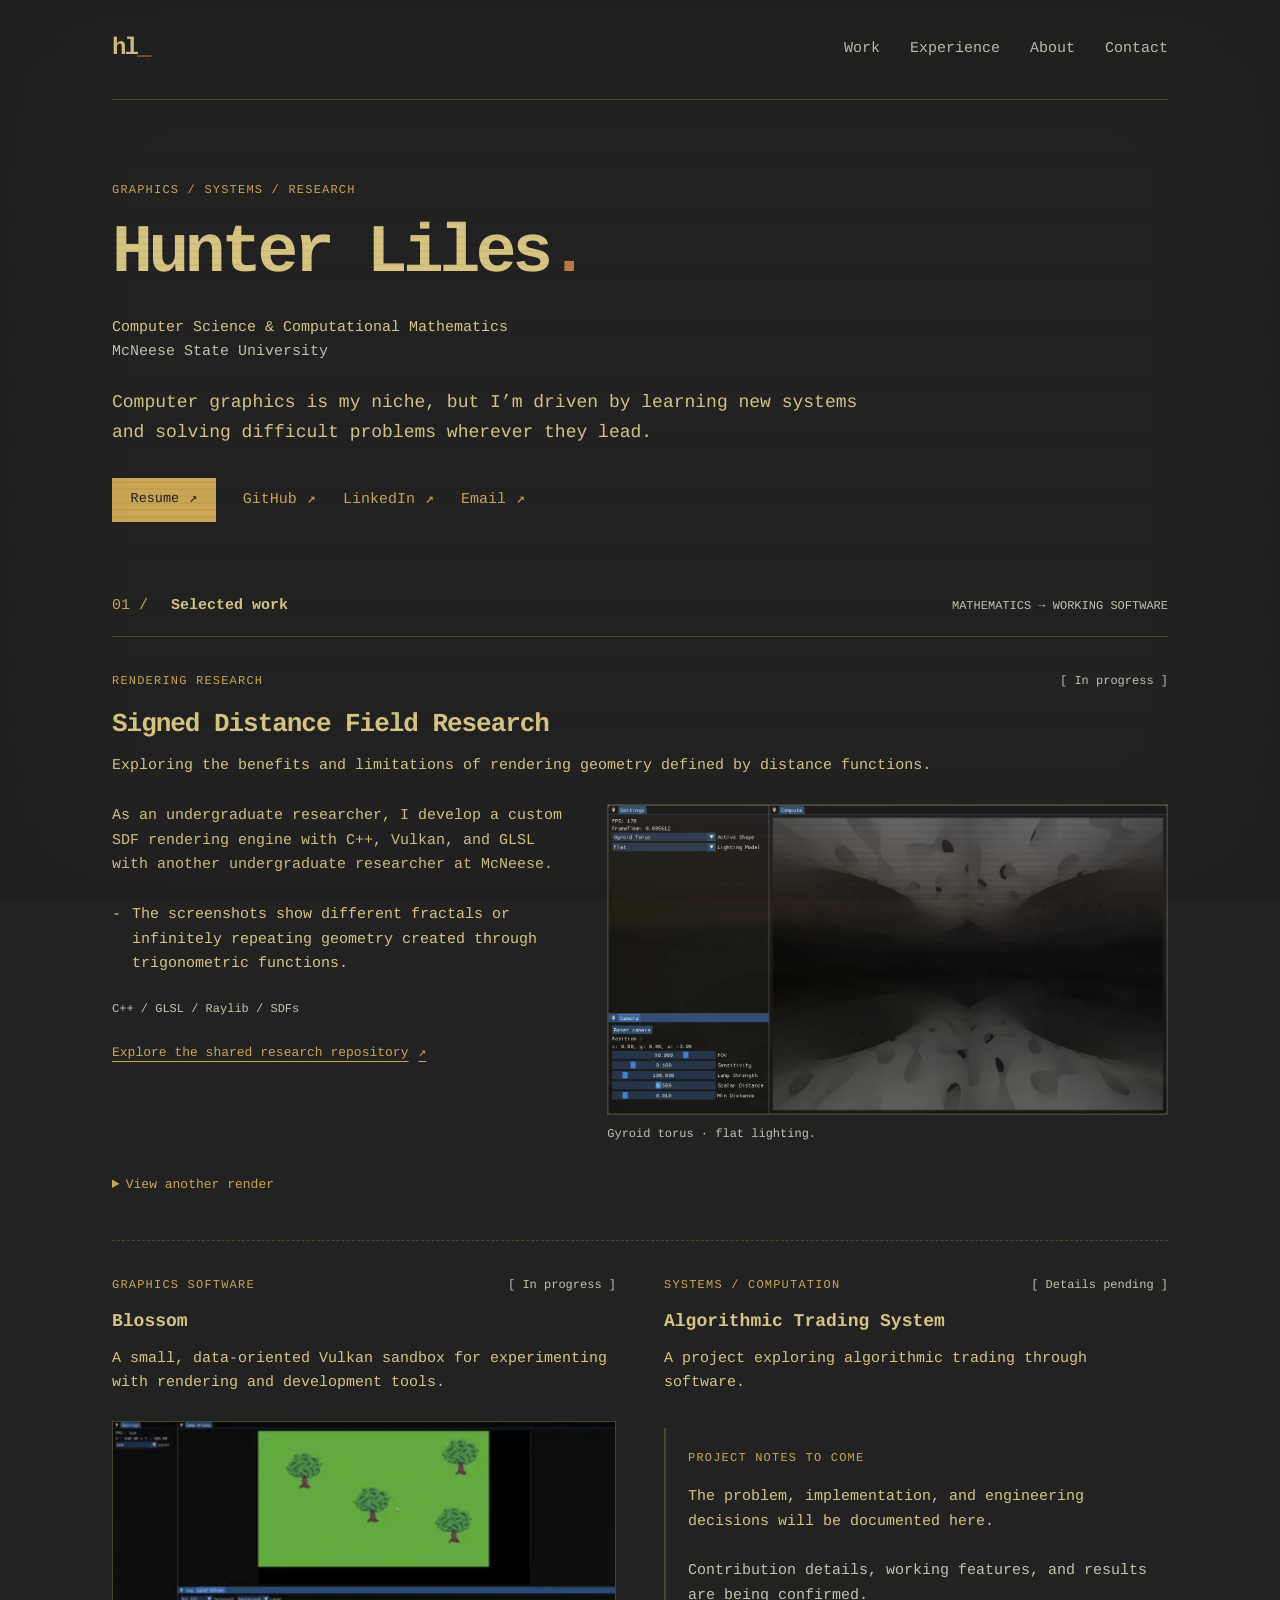
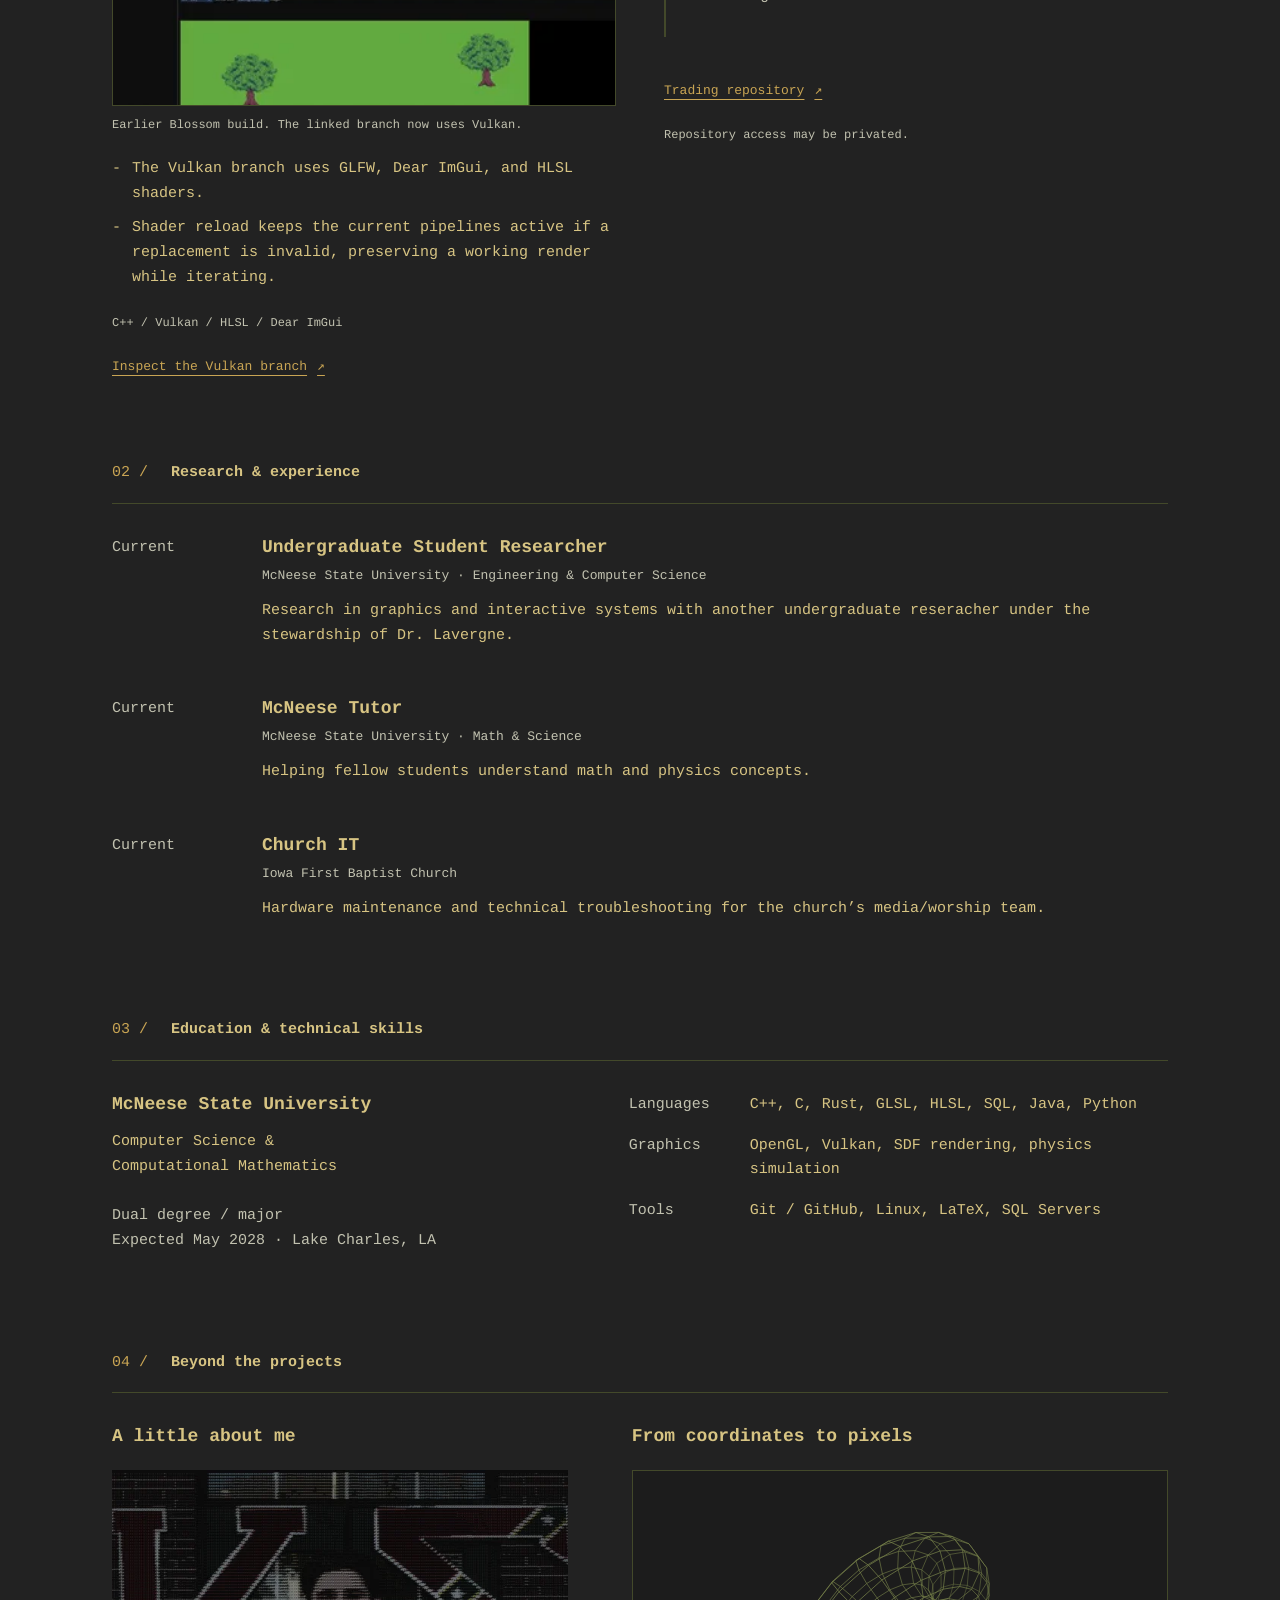
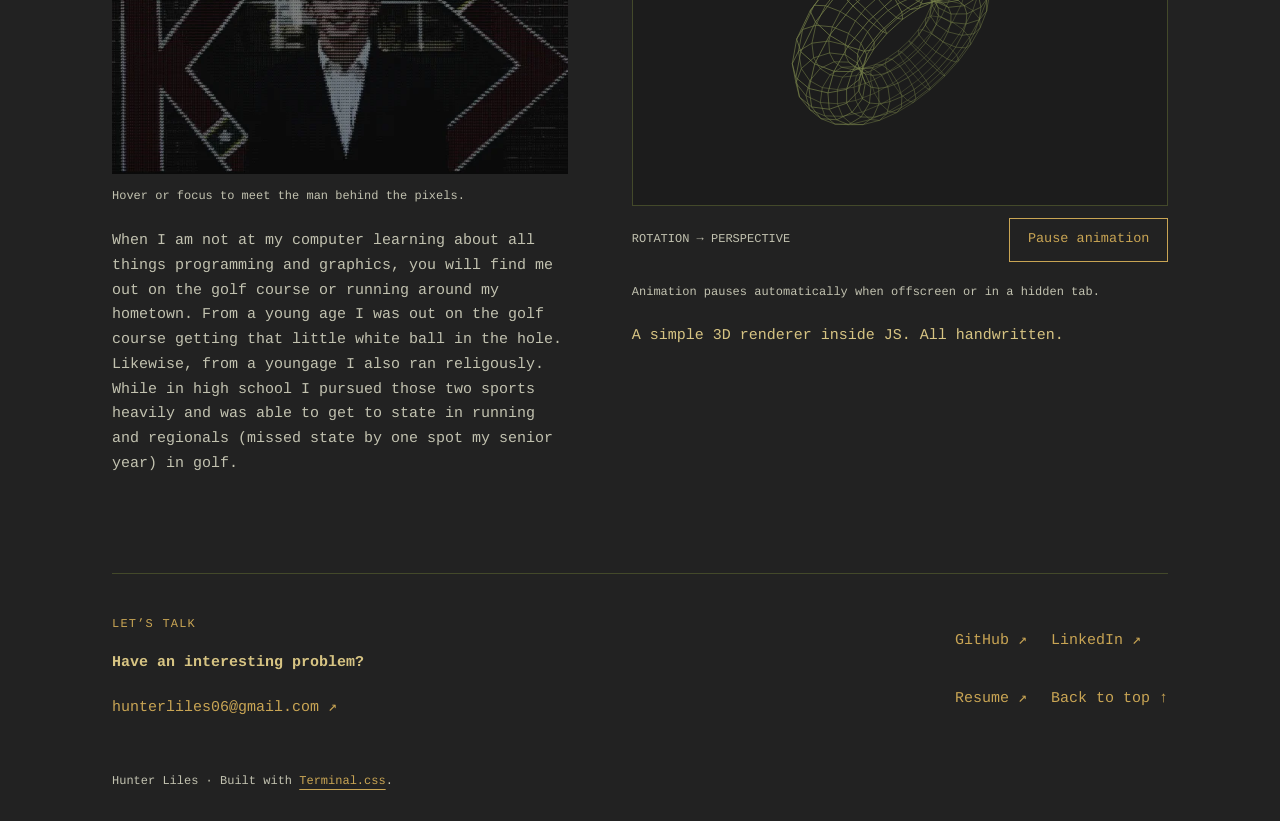
<file: index.html>
<!doctype html>
<html lang="en">
  <head>
    <meta charset="utf-8" />
    <meta name="viewport" content="width=device-width, initial-scale=1" />
    <meta name="theme-color" content="#222222" />
    <title>Hunter Liles — Graphics, Systems &amp; Research</title>
    <meta
      name="description"
      content="Hunter Liles — Computer Science and Computational Mathematics at McNeese State University. With projects in SDF rendering, graphics software, and systems."
    />
    <meta
      property="og:title"
      content="Hunter Liles — Graphics, Systems &amp; Research"
    />
    <meta
      property="og:description"
      content="Computer graphics is my niche. Curiosity takes me further. Explore my projects, research, and experience."
    />
    <meta property="og:type" content="website" />
    <!-- Add canonical, og:url and an absolute og:image URL once the domain is confirmed. -->
    <link rel="icon" href="assets/favicon.svg" type="image/svg+xml" />
    <link rel="stylesheet" href="assets/vendor/terminal-0.7.5.min.css" />
    <link rel="stylesheet" href="style.css" />
    <script src="script.js" defer></script>
  </head>
  <body class="terminal">
    <a class="skip-link" href="#main">Skip to content</a>
    <div class="container">
      <header class="terminal-nav site-header">
        <a
          class="wordmark"
          href="#top"
          aria-label="hl — Hunter Liles, back to top"
          >hl<span aria-hidden="true">_</span></a
        >
        <nav class="terminal-menu" aria-label="Main navigation">
          <ul>
            <li><a href="#work">Work</a></li>
            <li><a href="#experience">Experience</a></li>
            <li><a href="#about">About</a></li>
            <li><a href="#contact">Contact</a></li>
          </ul>
        </nav>
      </header>
      <main id="main">
        <section class="intro" id="top" aria-labelledby="identity">
          <p class="eyebrow">GRAPHICS / SYSTEMS / RESEARCH</p>
          <h1 id="identity">Hunter Liles<span class="accent">.</span></h1>
          <p class="degree">
            Computer Science &amp; Computational Mathematics<br /><span
              class="muted"
              >McNeese State University</span
            >
          </p>
          <p class="positioning">
            Computer graphics is my niche, but I’m driven by learning new
            systems and solving difficult problems wherever they lead.
          </p>
          <div class="link-row" role="group" aria-label="Professional links">
            <a
              class="btn btn-primary btn-small"
              href="assets/documents/resume.pdf"
              >Resume <span aria-hidden="true">↗</span></a
            >
            <a href="https://github.com/HunterLiles"
              >GitHub <span aria-hidden="true">↗</span></a
            >
            <a href="https://www.linkedin.com/in/hunter-liles-128145332/"
              >LinkedIn <span aria-hidden="true">↗</span></a
            >
            <a href="mailto:hunterliles06@gmail.com"
              >Email <span aria-hidden="true">↗</span></a
            >
          </div>
        </section>

        <section id="work" class="section" aria-labelledby="work-heading">
          <div class="section-heading">
            <h2 id="work-heading">
              <span class="section-index">01 /</span> Selected work
            </h2>
            <span class="muted small">MATHEMATICS → WORKING SOFTWARE</span>
          </div>
          <article class="featured" aria-labelledby="sdf-heading">
            <div class="project-heading">
              <p class="eyebrow">RENDERING RESEARCH</p>
              <span class="status">In progress</span>
            </div>
            <h3 id="sdf-heading">Signed Distance Field Research</h3>
            <p class="project-summary">
              Exploring the benefits and limitations of rendering geometry
              defined by distance functions.
            </p>
            <div class="featured-grid">
              <div>
                <p>
                  As an undergraduate researcher, I develop a custom SDF
                  rendering engine with C++, Vulkan, and GLSL with another
                  undergraduate researcher at McNeese.
                </p>
                <ul class="evidence">
                  <li>
                    The screenshots show different fractals or infinitely
                    repeating geometry created through trigonometric functions.
                  </li>
                </ul>
                <p class="technologies">C++ / GLSL / Raylib / SDFs</p>
                <a
                  class="project-link"
                  href="https://github.com/daneboyd20001/SRPLightingEngine"
                  >Explore the shared research repository
                  <span aria-hidden="true">↗</span></a
                >
              </div>
              <figure class="project-media">
                <a
                  href="assets/images/sdf-gyroid.webp"
                  aria-label="View full-size SDF gyroid screenshot"
                  ><img
                    src="assets/images/sdf-gyroid.webp"
                    width="1272"
                    height="703"
                    loading="lazy"
                    decoding="async"
                    alt="SDF engine showing a gyroid torus interior."
                /></a>
                <figcaption>Gyroid torus · flat lighting.</figcaption>
              </figure>
            </div>
            <details class="more-evidence">
              <summary>View another render</summary>
              <figure>
                <img
                  src="assets/images/sdf-surface.webp"
                  width="1273"
                  height="699"
                  loading="lazy"
                  decoding="async"
                  alt="Repeating undulating SDF surface with visible dark artifacts."
                />
                <figcaption>
                  Repeating-surface experiment. Visible artifacts are part of
                  the result.
                </figcaption>
              </figure>
            </details>
          </article>

          <div class="project-grid">
            <article aria-labelledby="blossom-heading">
              <div class="project-heading">
                <p class="eyebrow">GRAPHICS SOFTWARE</p>
                <span class="status">In progress</span>
              </div>
              <h3 id="blossom-heading">Blossom</h3>
              <p class="project-summary">
                A small, data-oriented Vulkan sandbox for experimenting with
                rendering and development tools.
              </p>
              <figure class="project-media">
                <img
                  src="assets/images/blossom.webp"
                  width="400"
                  height="225"
                  loading="lazy"
                  decoding="async"
                  alt="Earlier Blossom editor showing a two-dimensional scene of trees in two viewports."
                />
                <figcaption>
                  Earlier Blossom build. The linked branch now uses Vulkan.
                </figcaption>
              </figure>
              <ul class="evidence">
                <li>
                  The Vulkan branch uses GLFW, Dear ImGui, and HLSL shaders.
                </li>
                <li>
                  Shader reload keeps the current pipelines active if a
                  replacement is invalid, preserving a working render while
                  iterating.
                </li>
              </ul>
              <p class="technologies">C++ / Vulkan / HLSL / Dear ImGui</p>
              <a
                class="project-link"
                href="https://github.com/HunterLiles/Blossom/tree/Vulkan"
                >Inspect the Vulkan branch <span aria-hidden="true">↗</span></a
              >
            </article>
            <article aria-labelledby="trading-heading">
              <div class="project-heading">
                <p class="eyebrow">SYSTEMS / COMPUTATION</p>
                <span class="status muted">Details pending</span>
              </div>
              <h3 id="trading-heading">Algorithmic Trading System</h3>
              <p class="project-summary">
                A project exploring algorithmic trading through software.
              </p>
              <div class="draft-copy">
                <p class="eyebrow">PROJECT NOTES TO COME</p>
                <p>
                  The problem, implementation, and engineering decisions will be
                  documented here.
                </p>
                <p class="muted">
                  Contribution details, working features, and results are being
                  confirmed.
                </p>
              </div>
              <a
                class="project-link"
                href="https://github.com/HunterLiles/Trading"
                >Trading repository <span aria-hidden="true">↗</span></a
              >
              <p class="small muted availability-note">
                Repository access may be privated.
              </p>
            </article>
          </div>
        </section>

        <section
          id="experience"
          class="section"
          aria-labelledby="experience-heading"
        >
          <div class="section-heading">
            <h2 id="experience-heading">
              <span class="section-index">02 /</span> Research &amp; experience
            </h2>
          </div>
          <div class="experience-list">
            <article class="experience-row">
              <p class="muted">Current</p>
              <div>
                <h3>Undergraduate Student Researcher</h3>
                <p class="organization">
                  McNeese State University · Engineering &amp; Computer Science
                </p>
                <p>
                  Research in graphics and interactive systems with another
                  undergraduate reseracher under the stewardship of Dr.
                  Lavergne.
                </p>
              </div>
            </article>
            <article class="experience-row">
              <p class="muted">Current</p>
              <div>
                <h3>McNeese Tutor</h3>
                <p class="organization">
                  McNeese State University · Math &amp; Science
                </p>
                <p>
                  Helping fellow students understand math and physics concepts.
                </p>
              </div>
            </article>
            <article class="experience-row">
              <p class="muted">Current</p>
              <div>
                <h3>Church IT</h3>
                <p class="organization">Iowa First Baptist Church</p>
                <p>
                  Hardware maintenance and technical troubleshooting for the
                  church’s media/worship team.
                </p>
              </div>
            </article>
          </div>
        </section>

        <section class="section" aria-labelledby="education-heading">
          <div class="section-heading">
            <h2 id="education-heading">
              <span class="section-index">03 /</span> Education &amp; technical
              skills
            </h2>
          </div>
          <div class="qualifications-grid">
            <div>
              <h3>McNeese State University</h3>
              <p>Computer Science &amp;<br />Computational Mathematics</p>
              <p class="muted">
                Dual degree / major<br />Expected May 2028 · Lake Charles, LA
              </p>
            </div>
            <dl class="skills">
              <div>
                <dt>Languages</dt>
                <dd>C++, C, Rust, GLSL, HLSL, SQL, Java, Python</dd>
              </div>
              <div>
                <dt>Graphics</dt>
                <dd>OpenGL, Vulkan, SDF rendering, physics simulation</dd>
              </div>
              <div>
                <dt>Tools</dt>
                <dd>Git / GitHub, Linux, LaTeX, SQL Servers</dd>
              </div>
            </dl>
          </div>
        </section>

        <section id="about" class="section" aria-labelledby="about-heading">
          <div class="section-heading">
            <h2 id="about-heading">
              <span class="section-index">04 /</span> Beyond the projects
            </h2>
          </div>
          <div class="about-grid">
            <div>
              <h3>A little about me</h3>
              <a
                class="portrait"
                href="assets/images/headshot.webp"
                aria-label="View Hunter Liles’s photograph"
                ><img
                  class="portrait-photo"
                  src="assets/images/headshot.webp"
                  width="720"
                  height="480"
                  loading="lazy"
                  decoding="async"
                  alt="Hunter Liles" /><img
                  class="portrait-ascii"
                  src="assets/images/headshot-ascii.webp"
                  width="720"
                  height="402"
                  loading="lazy"
                  decoding="async"
                  alt=""
                  aria-hidden="true"
              /></a>
              <p class="small muted portrait-hint">
                Hover or focus to meet the man behind the pixels.
              </p>
              <p class="muted">
                When I am not at my computer learning about all things
                programming and graphics, you will find me out on the golf
                course or running around my hometown. From a young age I was out
                on the golf course getting that little white ball in the hole.
                Likewise, from a youngage I also ran religously. While in high
                school I pursued those two sports heavily and was able to get to
                state in running and regionals (missed state by one spot my
                senior year) in golf.
              </p>
            </div>
            <div class="renderer" id="renderer">
              <h3>From coordinates to pixels</h3>
              <div class="renderer-stage">
                <canvas
                  id="renderer-canvas"
                  width="560"
                  height="350"
                  aria-label="A rotating wireframe torus projected onto a two-dimensional canvas"
                  role="img"
                  hidden
                ></canvas>
              </div>
              <div class="renderer-controls">
                <span class="small muted">ROTATION → PERSPECTIVE</span
                ><button
                  id="renderer-toggle"
                  class="btn btn-ghost btn-primary btn-small"
                  type="button"
                  hidden
                >
                  Pause animation
                </button>
              </div>
              <p id="renderer-status" class="small muted" aria-live="polite"></p>
              <p>A simple 3D renderer inside JS. All handwritten.</p>
            </div>
          </div>
        </section>
      </main>
      <footer id="contact" class="site-footer">
        <div>
          <p class="eyebrow">LET’S TALK</p>
          <h2>Have an interesting problem?</h2>
          <a class="email-link" href="mailto:hunterliles06@gmail.com"
            >hunterliles06@gmail.com <span aria-hidden="true">↗</span></a
          >
        </div>
        <div class="footer-links">
          <a href="https://github.com/HunterLiles">GitHub ↗</a
          ><a href="https://www.linkedin.com/in/hunter-liles-128145332/"
            >LinkedIn ↗</a
          ><a href="assets/documents/resume.pdf">Resume ↗</a
          ><a href="#top">Back to top ↑</a>
        </div>
        <p class="small muted footer-note">
          Hunter Liles · Built with
          <a href="https://terminalcss.xyz/">Terminal.css</a>.
        </p>
      </footer>
    </div>
  </body>
</html>
</file>
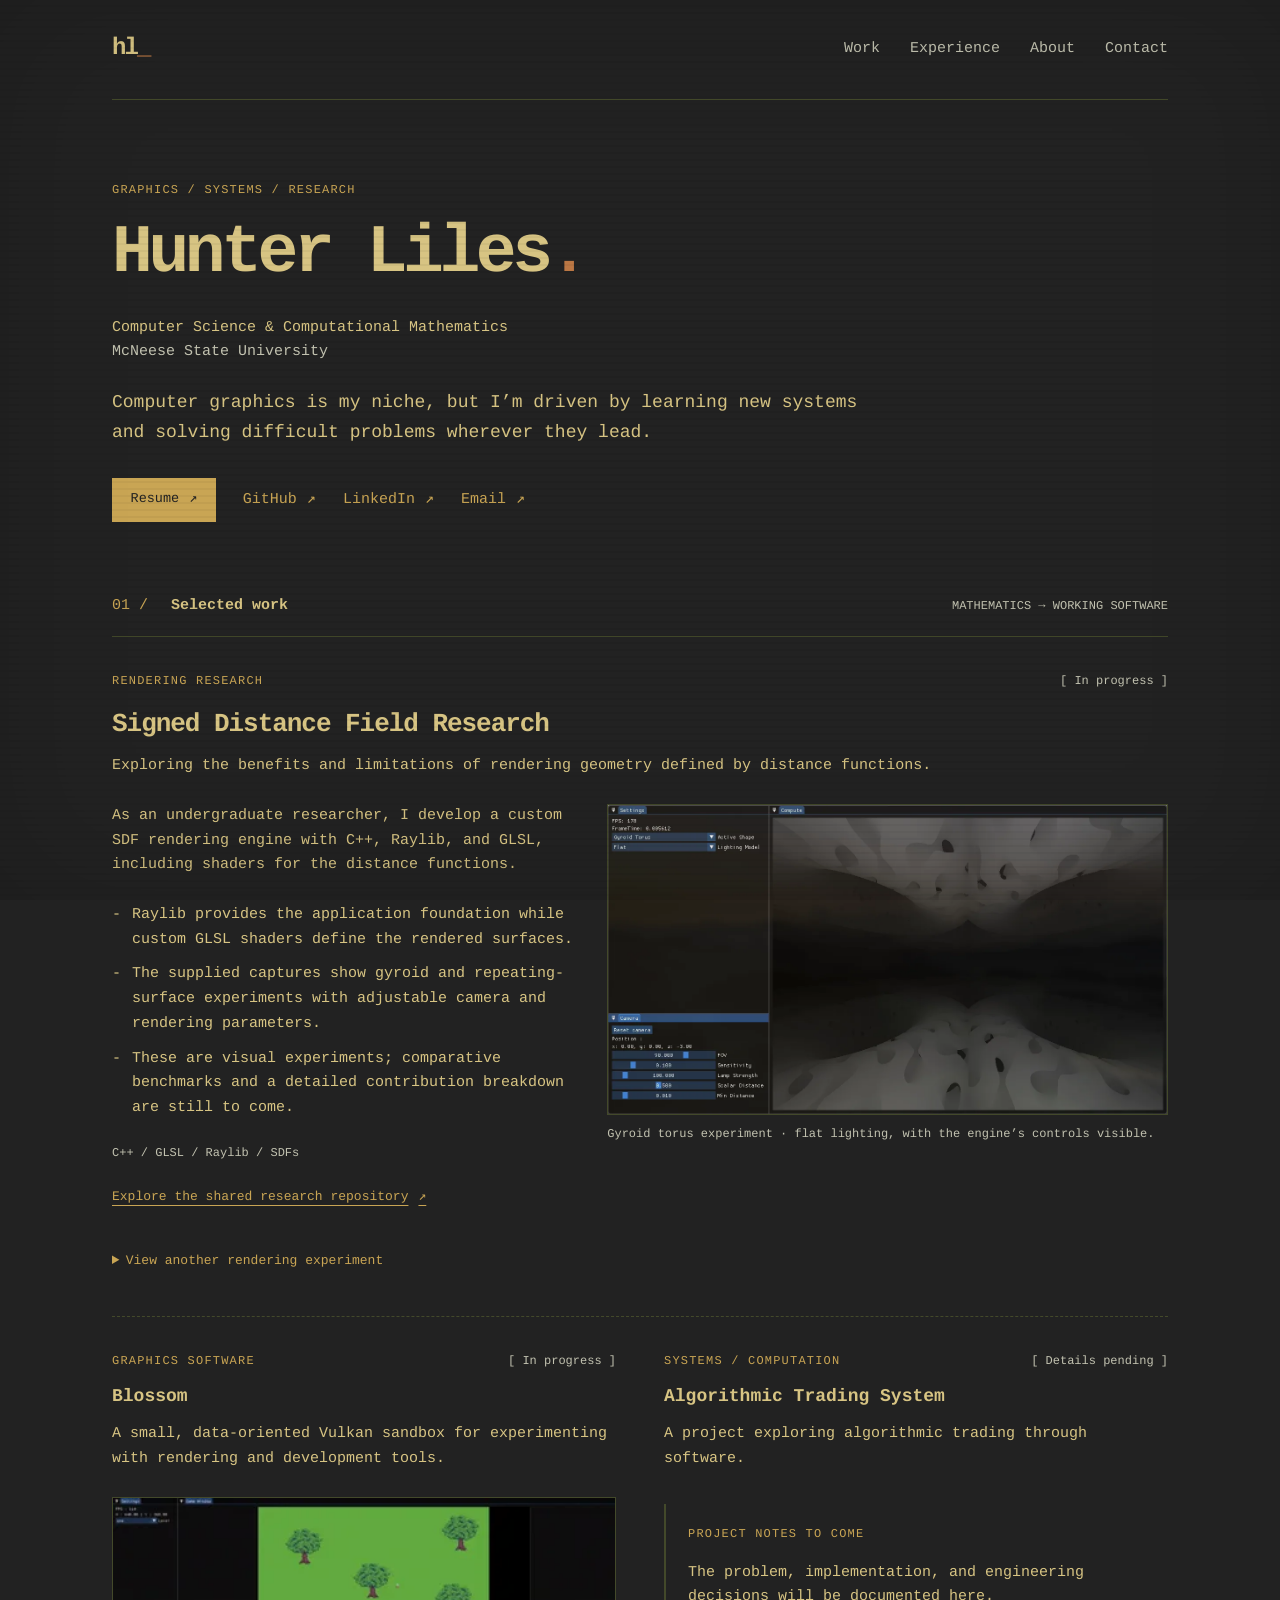
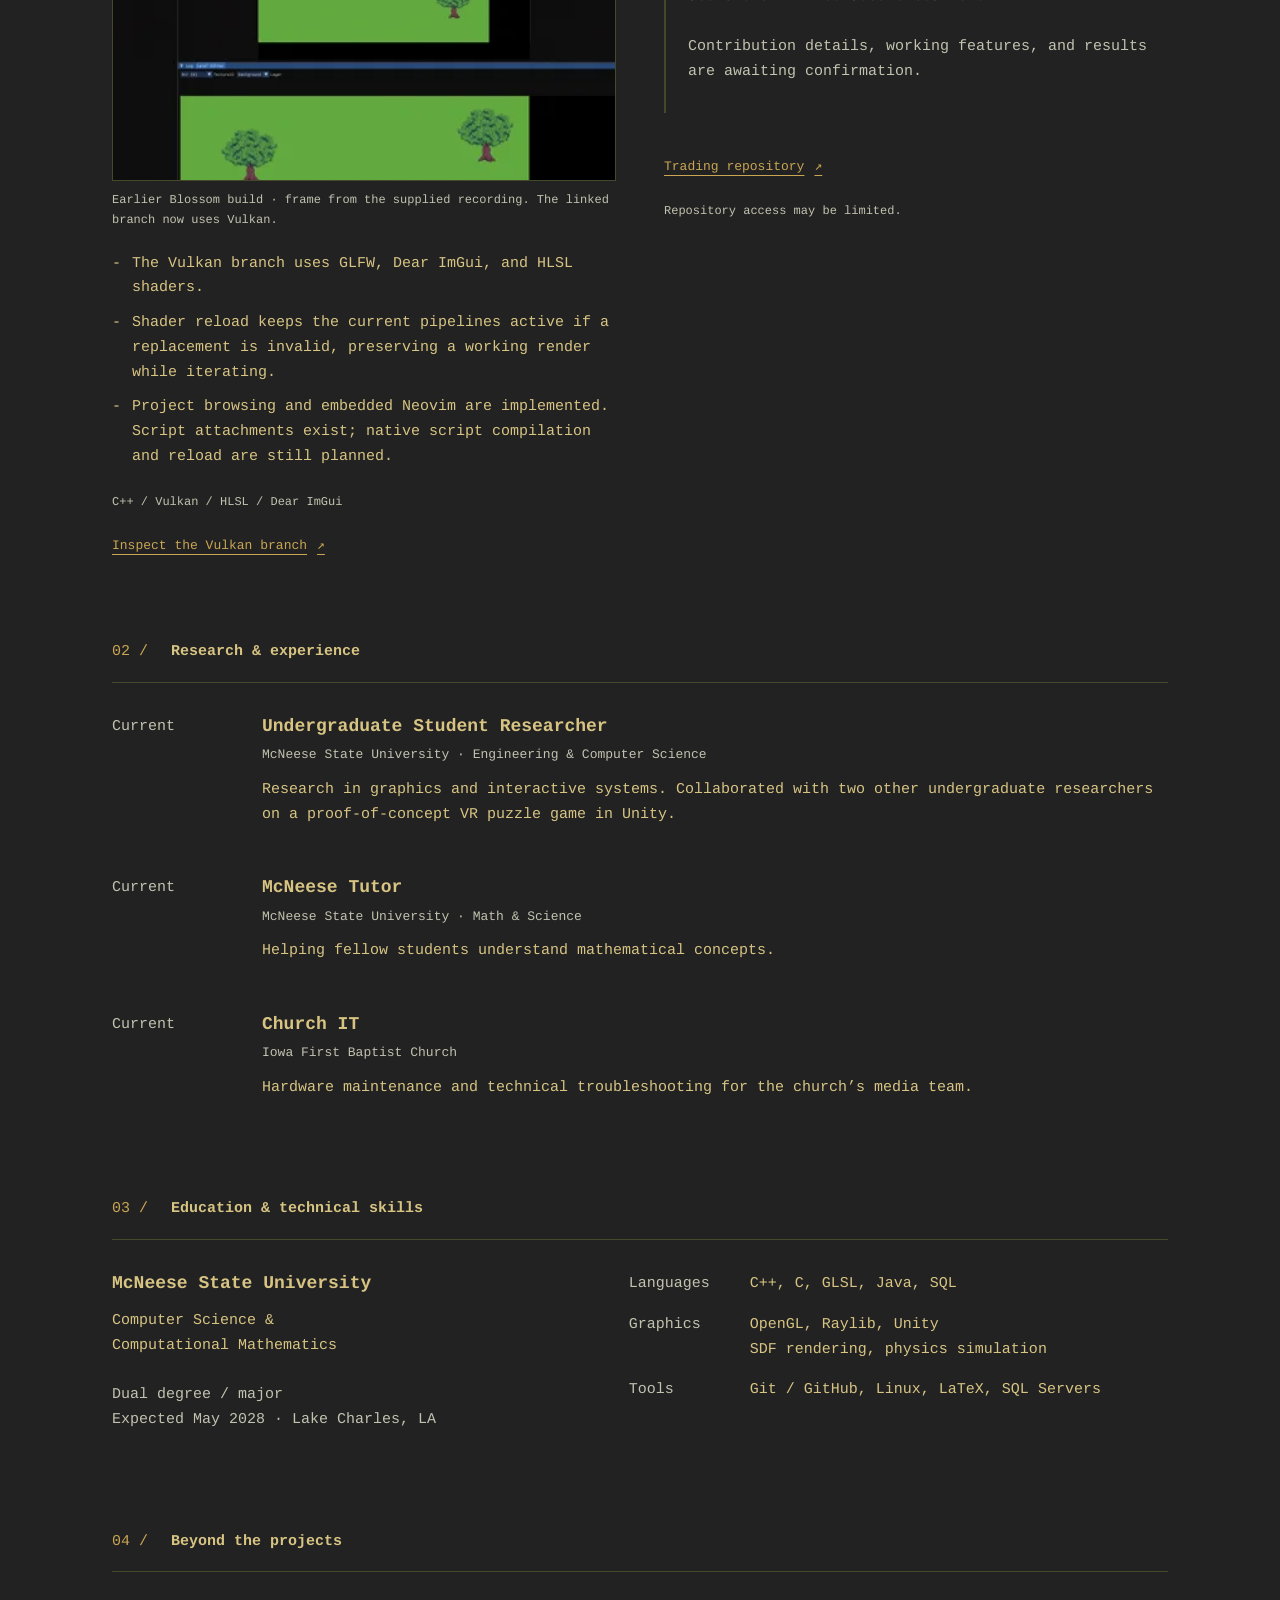
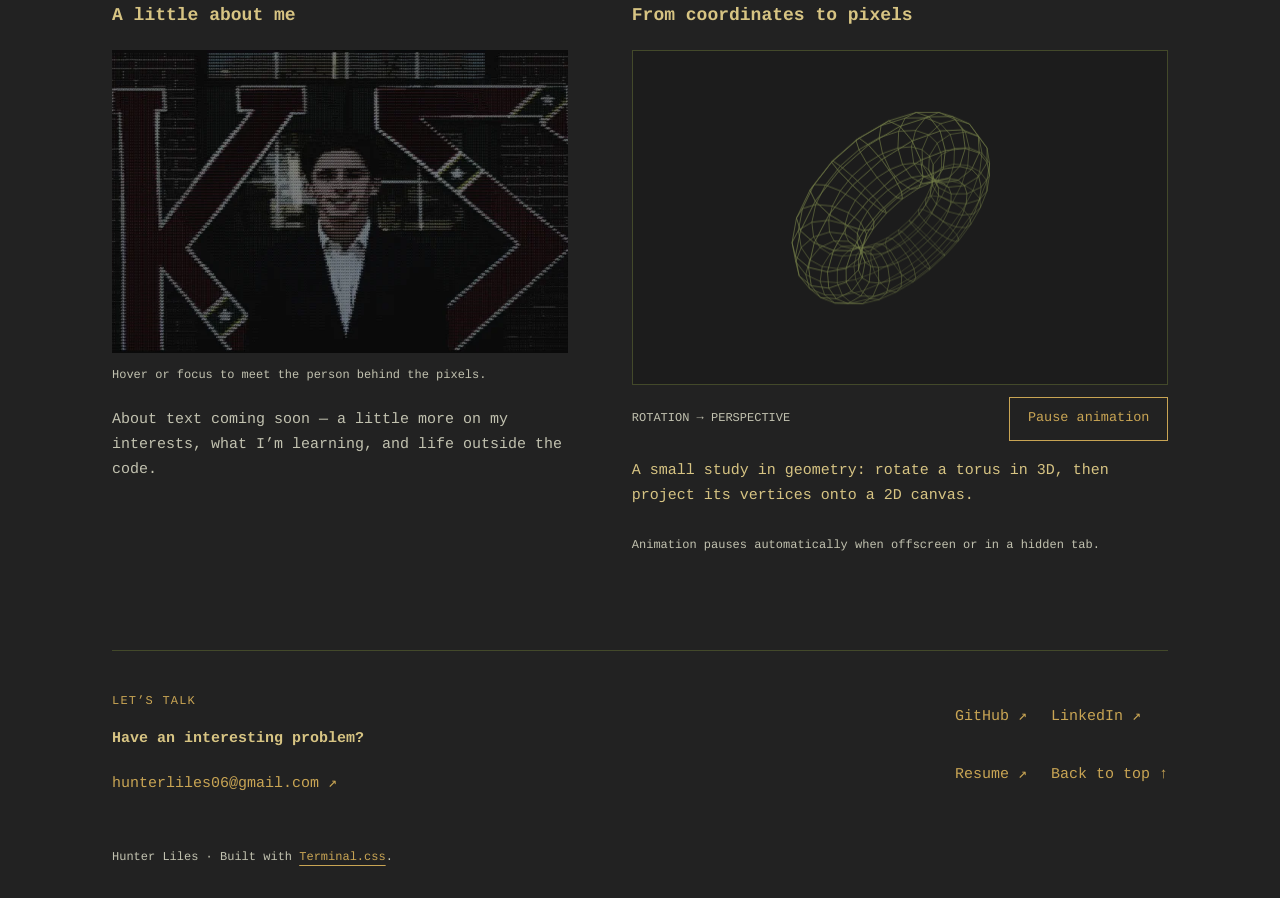
<file: public/index.html>
<!doctype html>
<html lang="en">
  <head>
    <meta charset="utf-8" />
    <meta name="viewport" content="width=device-width, initial-scale=1" />
    <meta name="theme-color" content="#222222" />
    <title>Hunter Liles — Graphics, Systems &amp; Research</title>
    <meta
      name="description"
      content="Hunter Liles — Computer Science and Computational Mathematics at McNeese State University. Selected work in SDF rendering, graphics software, and systems."
    />
    <meta
      property="og:title"
      content="Hunter Liles — Graphics, Systems &amp; Research"
    />
    <meta
      property="og:description"
      content="Computer graphics is my niche. Curiosity takes me further. Explore my projects, research, and experience."
    />
    <meta property="og:type" content="website" />
    <!-- Add canonical, og:url and an absolute og:image URL once the domain is confirmed. -->
    <link rel="icon" href="assets/favicon.svg" type="image/svg+xml" />
    <link rel="stylesheet" href="assets/vendor/terminal-0.7.5.min.css" />
    <link rel="stylesheet" href="style.css" />
    <script src="script.js" defer></script>
  </head>
  <body class="terminal">
    <a class="skip-link" href="#main">Skip to content</a>
    <div class="container">
      <header class="terminal-nav site-header">
        <a
          class="wordmark"
          href="#top"
          aria-label="hl — Hunter Liles, back to top"
          >hl<span aria-hidden="true">_</span></a
        >
        <nav class="terminal-menu" aria-label="Main navigation">
          <ul>
            <li><a href="#work">Work</a></li>
            <li><a href="#experience">Experience</a></li>
            <li><a href="#about">About</a></li>
            <li><a href="#contact">Contact</a></li>
          </ul>
        </nav>
      </header>
      <main id="main">
        <section class="intro" id="top" aria-labelledby="identity">
          <p class="eyebrow">GRAPHICS / SYSTEMS / RESEARCH</p>
          <h1 id="identity">Hunter Liles<span class="accent">.</span></h1>
          <p class="degree">
            Computer Science &amp; Computational Mathematics<br /><span
              class="muted"
              >McNeese State University</span
            >
          </p>
          <p class="positioning">
            Computer graphics is my niche, but I’m driven by learning new
            systems and solving difficult problems wherever they lead.
          </p>
          <div class="link-row" role="group" aria-label="Professional links">
            <a
              class="btn btn-primary btn-small"
              href="assets/documents/resume.pdf"
              >Resume <span aria-hidden="true">↗</span></a
            >
            <a href="https://github.com/HunterLiles"
              >GitHub <span aria-hidden="true">↗</span></a
            >
            <a href="https://www.linkedin.com/in/hunter-liles-128145332/"
              >LinkedIn <span aria-hidden="true">↗</span></a
            >
            <a href="mailto:hunterliles06@gmail.com"
              >Email <span aria-hidden="true">↗</span></a
            >
          </div>
        </section>

        <section id="work" class="section" aria-labelledby="work-heading">
          <div class="section-heading">
            <h2 id="work-heading">
              <span class="section-index">01 /</span> Selected work
            </h2>
            <span class="muted small">MATHEMATICS → WORKING SOFTWARE</span>
          </div>
          <article class="featured" aria-labelledby="sdf-heading">
            <div class="project-heading">
              <p class="eyebrow">RENDERING RESEARCH</p>
              <span class="status">In progress</span>
            </div>
            <h3 id="sdf-heading">Signed Distance Field Research</h3>
            <p class="project-summary">
              Exploring the benefits and limitations of rendering geometry
              defined by distance functions.
            </p>
            <div class="featured-grid">
              <div>
                <p>
                  As an undergraduate researcher, I develop a custom SDF
                  rendering engine with C++, Raylib, and GLSL, including shaders
                  for the distance functions.
                </p>
                <ul class="evidence">
                  <li>
                    Raylib provides the application foundation while custom GLSL
                    shaders define the rendered surfaces.
                  </li>
                  <li>
                    The supplied captures show gyroid and repeating-surface
                    experiments with adjustable camera and rendering parameters.
                  </li>
                  <li>
                    These are visual experiments; comparative benchmarks and a
                    detailed contribution breakdown are still to come.
                  </li>
                </ul>
                <p class="technologies">C++ / GLSL / Raylib / SDFs</p>
                <a
                  class="project-link"
                  href="https://github.com/daneboyd20001/SRPLightingEngine"
                  >Explore the shared research repository
                  <span aria-hidden="true">↗</span></a
                >
              </div>
              <figure class="project-media">
                <a
                  href="assets/images/sdf-gyroid.webp"
                  aria-label="View full-size SDF gyroid screenshot"
                  ><img
                    src="assets/images/sdf-gyroid.webp"
                    width="1272"
                    height="703"
                    loading="lazy"
                    decoding="async"
                    alt="SDF engine showing a gyroid torus interior beside camera and lighting controls."
                /></a>
                <figcaption>
                  Gyroid torus experiment · flat lighting, with the engine’s
                  controls visible.
                </figcaption>
              </figure>
            </div>
            <details class="more-evidence">
              <summary>View another rendering experiment</summary>
              <figure>
                <img
                  src="assets/images/sdf-surface.webp"
                  width="1273"
                  height="699"
                  loading="lazy"
                  decoding="async"
                  alt="Repeating undulating SDF surface with visible dark artifacts and camera controls."
                />
                <figcaption>
                  Repeating-surface experiment. Visible artifacts are part of
                  the supplied result; this is not a correctness or performance
                  benchmark.
                </figcaption>
              </figure>
            </details>
          </article>

          <div class="project-grid">
            <article aria-labelledby="blossom-heading">
              <div class="project-heading">
                <p class="eyebrow">GRAPHICS SOFTWARE</p>
                <span class="status">In progress</span>
              </div>
              <h3 id="blossom-heading">Blossom</h3>
              <p class="project-summary">
                A small, data-oriented Vulkan sandbox for experimenting with
                rendering and development tools.
              </p>
              <figure class="project-media">
                <img
                  src="assets/images/blossom.webp"
                  width="400"
                  height="225"
                  loading="lazy"
                  decoding="async"
                  alt="Earlier Blossom editor showing a two-dimensional scene of trees in two viewports."
                />
                <figcaption>
                  Earlier Blossom build · frame from the supplied recording. The
                  linked branch now uses Vulkan.
                </figcaption>
              </figure>
              <ul class="evidence">
                <li>
                  The Vulkan branch uses GLFW, Dear ImGui, and HLSL shaders.
                </li>
                <li>
                  Shader reload keeps the current pipelines active if a
                  replacement is invalid, preserving a working render while
                  iterating.
                </li>
                <li>
                  Project browsing and embedded Neovim are implemented. Script
                  attachments exist; native script compilation and reload are
                  still planned.
                </li>
              </ul>
              <p class="technologies">C++ / Vulkan / HLSL / Dear ImGui</p>
              <a
                class="project-link"
                href="https://github.com/HunterLiles/Blossom/tree/Vulkan"
                >Inspect the Vulkan branch <span aria-hidden="true">↗</span></a
              >
            </article>
            <article aria-labelledby="trading-heading">
              <div class="project-heading">
                <p class="eyebrow">SYSTEMS / COMPUTATION</p>
                <span class="status muted">Details pending</span>
              </div>
              <h3 id="trading-heading">Algorithmic Trading System</h3>
              <p class="project-summary">
                A project exploring algorithmic trading through software.
              </p>
              <div class="draft-copy">
                <p class="eyebrow">PROJECT NOTES TO COME</p>
                <p>
                  The problem, implementation, and engineering decisions will be
                  documented here.
                </p>
                <p class="muted">
                  Contribution details, working features, and results are
                  awaiting confirmation.
                </p>
              </div>
              <a
                class="project-link"
                href="https://github.com/HunterLiles/Trading"
                >Trading repository <span aria-hidden="true">↗</span></a
              >
              <p class="small muted availability-note">
                Repository access may be limited.
              </p>
            </article>
          </div>
        </section>

        <section
          id="experience"
          class="section"
          aria-labelledby="experience-heading"
        >
          <div class="section-heading">
            <h2 id="experience-heading">
              <span class="section-index">02 /</span> Research &amp; experience
            </h2>
          </div>
          <div class="experience-list">
            <article class="experience-row">
              <p class="muted">Current</p>
              <div>
                <h3>Undergraduate Student Researcher</h3>
                <p class="organization">
                  McNeese State University · Engineering &amp; Computer Science
                </p>
                <p>
                  Research in graphics and interactive systems. Collaborated
                  with two other undergraduate researchers on a proof-of-concept
                  VR puzzle game in Unity.
                </p>
              </div>
            </article>
            <article class="experience-row">
              <p class="muted">Current</p>
              <div>
                <h3>McNeese Tutor</h3>
                <p class="organization">
                  McNeese State University · Math &amp; Science
                </p>
                <p>Helping fellow students understand mathematical concepts.</p>
              </div>
            </article>
            <article class="experience-row">
              <p class="muted">Current</p>
              <div>
                <h3>Church IT</h3>
                <p class="organization">Iowa First Baptist Church</p>
                <p>
                  Hardware maintenance and technical troubleshooting for the
                  church’s media team.
                </p>
              </div>
            </article>
          </div>
        </section>

        <section class="section" aria-labelledby="education-heading">
          <div class="section-heading">
            <h2 id="education-heading">
              <span class="section-index">03 /</span> Education &amp; technical
              skills
            </h2>
          </div>
          <div class="qualifications-grid">
            <div>
              <h3>McNeese State University</h3>
              <p>Computer Science &amp;<br />Computational Mathematics</p>
              <p class="muted">
                Dual degree / major<br />Expected May 2028 · Lake Charles, LA
              </p>
            </div>
            <dl class="skills">
              <div>
                <dt>Languages</dt>
                <dd>C++, C, GLSL, Java, SQL</dd>
              </div>
              <div>
                <dt>Graphics</dt>
                <dd>
                  OpenGL, Raylib, Unity<br />SDF rendering, physics simulation
                </dd>
              </div>
              <div>
                <dt>Tools</dt>
                <dd>Git / GitHub, Linux, LaTeX, SQL Servers</dd>
              </div>
            </dl>
          </div>
        </section>

        <section id="about" class="section" aria-labelledby="about-heading">
          <div class="section-heading">
            <h2 id="about-heading">
              <span class="section-index">04 /</span> Beyond the projects
            </h2>
          </div>
          <div class="about-grid">
            <div>
              <h3>A little about me</h3>
              <a
                class="portrait"
                href="assets/images/headshot.webp"
                aria-label="View Hunter Liles’s photograph"
                ><img
                  class="portrait-photo"
                  src="assets/images/headshot.webp"
                  width="720"
                  height="480"
                  loading="lazy"
                  decoding="async"
                  alt="Hunter Liles in a suit in front of a university display." /><img
                  class="portrait-ascii"
                  src="assets/images/headshot-ascii.webp"
                  width="720"
                  height="402"
                  loading="lazy"
                  decoding="async"
                  alt=""
                  aria-hidden="true"
              /></a>
              <p class="small muted portrait-hint">
                Hover or focus to meet the person behind the pixels.
              </p>
              <p class="muted">
                About text coming soon — a little more on my interests, what I’m
                learning, and life outside the code.
              </p>
            </div>
            <div class="renderer" id="renderer">
              <h3>From coordinates to pixels</h3>
              <div class="renderer-stage">
                <canvas
                  id="renderer-canvas"
                  width="560"
                  height="350"
                  aria-label="A rotating wireframe torus projected onto a two-dimensional canvas"
                  role="img"
                  hidden
                ></canvas>
              </div>
              <div class="renderer-controls">
                <span class="small muted">ROTATION → PERSPECTIVE</span
                ><button
                  id="renderer-toggle"
                  class="btn btn-ghost btn-primary btn-small"
                  type="button"
                  hidden
                >
                  Pause animation
                </button>
              </div>
              <p>
                A small study in geometry: rotate a torus in 3D, then project
                its vertices onto a 2D canvas.
              </p>
              <p class="small muted" id="renderer-status">
                Animation loads when this section enters the viewport.
              </p>
            </div>
          </div>
        </section>
      </main>
      <footer id="contact" class="site-footer">
        <div>
          <p class="eyebrow">LET’S TALK</p>
          <h2>Have an interesting problem?</h2>
          <a class="email-link" href="mailto:hunterliles06@gmail.com"
            >hunterliles06@gmail.com <span aria-hidden="true">↗</span></a
          >
        </div>
        <div class="footer-links">
          <a href="https://github.com/HunterLiles">GitHub ↗</a
          ><a href="https://www.linkedin.com/in/hunter-liles-128145332/"
            >LinkedIn ↗</a
          ><a href="assets/documents/resume.pdf">Resume ↗</a
          ><a href="#top">Back to top ↑</a>
        </div>
        <p class="small muted footer-note">
          Hunter Liles · Built with
          <a href="https://terminalcss.xyz/">Terminal.css</a>.
        </p>
      </footer>
    </div>
  </body>
</html>
</file>
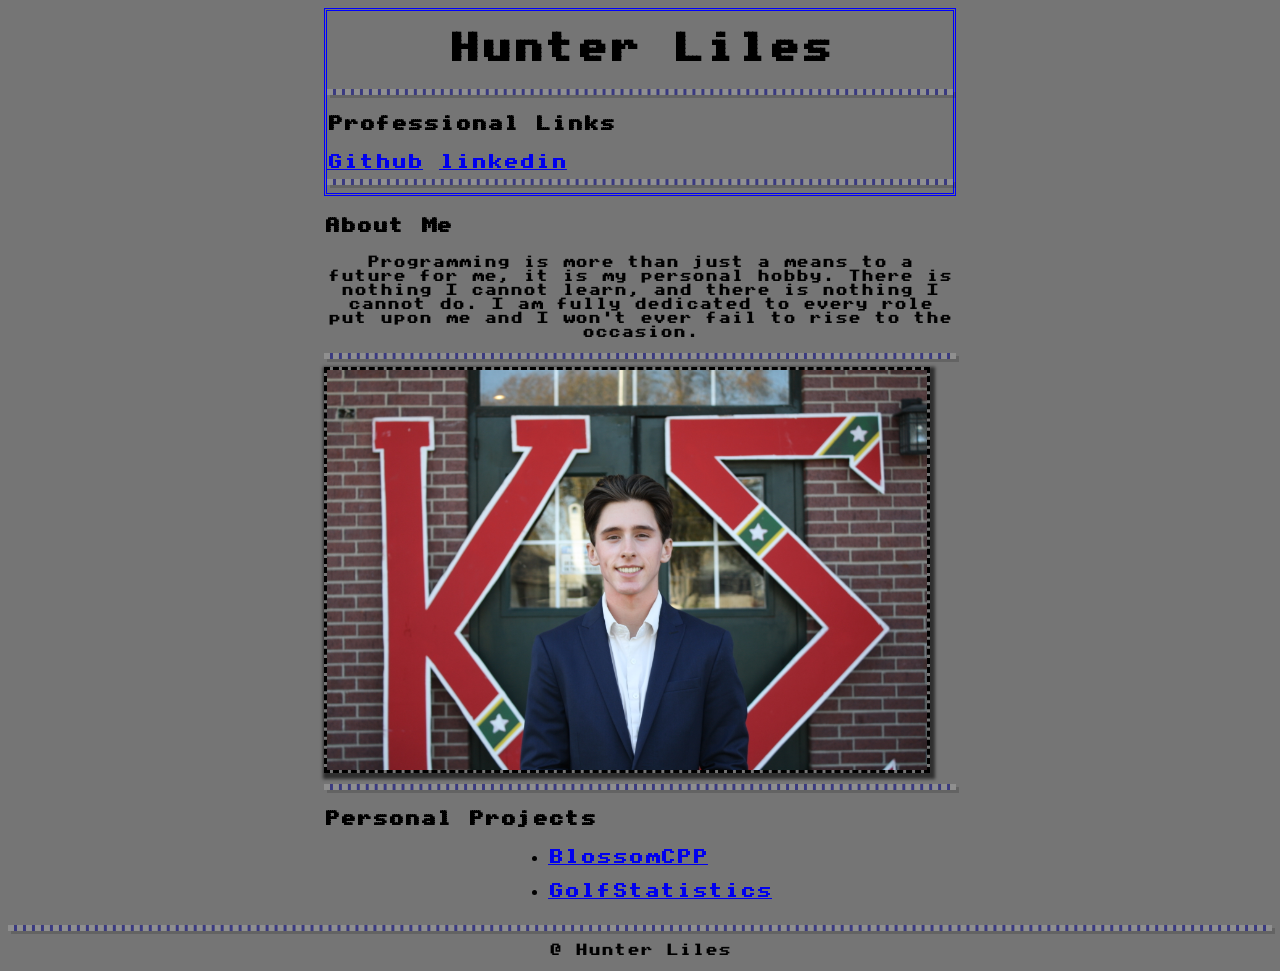
<file: Personal-Website.html>
<!doctype html>
<html lang="en_US">
  <head>
    <link rel="stylesheet" href="Personal-Website-CSS.css" />
  </head>
  <div class="main">
    <header>
      <h1>Hunter Liles</h1>
      <hr />
      <h4>Professional Links</h4>
      <a href="https://github.com/HunterLiles">Github</a>
      <a href="https://www.linkedin.com/in/hunter-liles/">linkedin</a>
      <hr />
    </header>
    <body>
      <h4>About Me</h4>
      <p>
        Programming is more than just a means to a future for me, it is my
        personal hobby. There is nothing I cannot learn, and there is nothing I
        cannot do. I am fully dedicated to every role put upon me and I won't
        ever fail to rise to the occasion.
      </p>
      <hr />
      <img
        src="ProfessionalHeadshot.JPG"
        alt="description"
        height="400"
        width="600"
      />
      <hr />
      <h4>Personal Projects</h4>
      <ul>
        <li>
          <a href="https://github.com/HunterLiles/BlossomCPP">BlossomCPP</a>
        </li>
        <br />
        <li>
          <a href="https://github.com/HunterLiles/GolfStatistics"
            >GolfStatistics</a
          >
        </li>
      </ul>
    </body>
  </div>
  <footer class="footer">
    <br />
    <hr />
    <p>@ Hunter Liles</p>
  </footer>
</html>
</file>
<file: style.css>
:root {
  /* Miasma.nvim: charcoal, parchment, fog, muted gold, rust, and moss. */
  --background-color: #222222;
  --font-color: #d7c483;
  --invert-font-color: #222222;
  --primary-color: #c9a554;
  --secondary-color: #c2c2b0;
  --tertiary-color: #d7c483;
  --code-bg-color: #1c1c1c;
  --warm-color: #c9a554;
  --rust-color: #bb7744;
  --global-font-size: 15px;
  --global-line-height: 1.65em;
  --page-width: 1120px;
  --rule-color: #43492a;
  --tap-target: 44px;
}
html {
  scroll-padding-top: 24px;
}
body::after {
  content: "";
  position: fixed;
  inset: 0;
  z-index: 5;
  pointer-events: none;
  background: repeating-linear-gradient(transparent 0 5px, #0000000a 5px 7px);
  box-shadow: inset 0 0 140px #00000024;
  animation: scanlines-scroll 0.3s linear infinite;
}
@keyframes scanlines-scroll {
  to { background-position-y: -7px; }
}
[hidden] {
  display: none !important;
}
a:focus-visible,
button:focus-visible,
summary:focus-visible {
  outline: 2px solid var(--primary-color);
  outline-offset: 5px;
}
a {
  text-underline-offset: 5px;
}
.container {
  padding-inline: 32px;
}
.muted,
.technologies,
.status {
  color: var(--secondary-color);
}
.accent {
  color: var(--rust-color);
}
.section-index {
  color: var(--primary-color);
}
.small,
.eyebrow,
.status,
.technologies {
  font-size: 12px;
}
.eyebrow {
  color: var(--warm-color);
  letter-spacing: 0.1em;
  margin-bottom: 14px;
}
.skip-link {
  position: absolute;
  top: 12px;
  left: 20px;
  transform: translateY(-180%);
  z-index: 10;
  padding: 12px;
  background: var(--background-color);
}
.skip-link:focus {
  transform: translateY(0);
}
.site-header {
  min-height: 100px;
  border-bottom: 1px solid var(--rule-color);
  gap: 32px;
}
.wordmark {
  font-size: 24px;
  font-weight: bold;
  letter-spacing: -0.08em;
  color: var(--font-color);
}
.wordmark span {
  color: var(--rust-color);
}
.terminal-menu ul {
  margin: 0;
}
.terminal-menu li a {
  min-height: var(--tap-target);
  display: flex !important;
  align-items: center;
}
.intro {
  padding: 78px 0 72px;
  max-width: 820px;
}
.terminal h1 {
  font-size: clamp(38px, 6vw, 68px);
  letter-spacing: -0.065em;
  line-height: 1.1;
  padding: 0 0 24px;
}
.degree {
  margin-bottom: 24px;
}
.positioning {
  font-size: 18px;
  line-height: 1.65;
  max-width: 760px;
}
.link-row {
  display: flex;
  flex-wrap: wrap;
  align-items: center;
  gap: 12px 27px;
  margin-top: 28px;
}
.link-row a,
.footer-links a,
.project-link {
  display: inline-flex;
  align-items: center;
  gap: 10px;
  min-height: var(--tap-target);
}
.section {
  margin-bottom: 72px;
}
.section-heading {
  display: flex;
  align-items: baseline;
  justify-content: space-between;
  flex-wrap: wrap;
  gap: 10px 20px;
  border-bottom: 1px solid var(--rule-color);
  padding-bottom: 17px;
  margin-bottom: 32px;
}
.section-heading h2 {
  margin: 0;
}
.section-index {
  margin-right: 14px;
  font-weight: normal;
}
.terminal h3 {
  font-size: 18px;
  line-height: 1.4;
  margin-bottom: 12px;
}
.featured > h3 {
  font-size: 26px;
  letter-spacing: -0.04em;
}
.project-heading {
  display: flex;
  flex-wrap: wrap;
  justify-content: space-between;
  align-items: baseline;
  gap: 8px;
  margin-bottom: 12px;
}
.project-heading .eyebrow {
  margin: 0;
}
.status::before {
  content: "[ ";
}
.status::after {
  content: " ]";
}
.project-summary {
  color: var(--font-color);
  margin-bottom: 25px;
}
.featured-grid {
  display: grid;
  grid-template-columns: 0.95fr 1.15fr;
  gap: 32px;
  align-items: start;
}
.project-media img,
.more-evidence img {
  width: 100%;
  height: auto;
  display: block;
}
.project-media img {
  border: 1px solid var(--rule-color);
}
.project-media a {
  display: block;
}
figure > figcaption {
  text-align: left;
  font-size: 12px;
  line-height: 1.6;
  margin-top: 10px;
}
.evidence {
  margin-top: 16px;
  margin-bottom: 20px;
}
.evidence li {
  margin-bottom: 10px;
}
.technologies {
  margin-bottom: 10px;
}
.project-link {
  text-decoration: underline;
  font-size: 13px;
}
.more-evidence {
  margin-top: 20px;
}
summary {
  cursor: pointer;
  color: var(--primary-color);
  min-height: var(--tap-target);
  padding: 9px 0;
  font-size: 13px;
}
.more-evidence figure {
  max-width: 780px;
  margin-top: 12px;
}
.project-grid {
  display: grid;
  grid-template-columns: 1fr 1fr;
  gap: 48px;
  margin-top: 32px;
  padding-top: 32px;
  border-top: 1px dashed var(--rule-color);
}
.project-grid .project-media {
  margin-bottom: 22px;
}
.draft-copy {
  border-left: 2px solid var(--rule-color);
  padding: 18px 0 4px 22px;
  margin: 32px 0;
}
.availability-note {
  margin-top: 10px;
}
.experience-row {
  display: grid;
  grid-template-columns: 130px 1fr;
  gap: 20px;
  padding: 0 0 24px;
}
.experience-row:last-child {
  padding-bottom: 0;
}
.experience-row h3 {
  margin-bottom: 3px;
}
.organization {
  color: var(--secondary-color);
  font-size: 13px;
  margin-bottom: 10px;
}
.qualifications-grid {
  display: grid;
  grid-template-columns: 1fr 1.15fr;
  gap: 48px;
}
.skills {
  margin: 0;
}
.skills > div {
  display: grid;
  grid-template-columns: 105px 1fr;
  gap: 16px;
  margin-bottom: 16px;
}
.skills dt {
  color: var(--secondary-color);
}
.skills dd {
  margin: 0;
}
.about-grid {
  display: grid;
  grid-template-columns: 0.85fr 1fr;
  gap: 64px;
}
.portrait {
  display: block;
  position: relative;
  width: 100%;
  aspect-ratio: 3 / 2;
  background: var(--code-bg-color);
  margin: 20px 0 10px;
}
.portrait img {
  display: block;
  position: absolute;
  width: 100%;
  height: 100%;
  object-fit: cover;
}
.portrait-ascii {
  transition: opacity 240ms ease;
}
.portrait:hover .portrait-ascii,
.portrait:focus-visible .portrait-ascii {
  opacity: 0;
}
.portrait-hint {
  margin-bottom: 20px;
}
.renderer-stage {
  position: relative;
  aspect-ratio: 8 / 5;
  background: var(--code-bg-color);
  border: 1px solid var(--rule-color);
  margin-top: 20px;
}
.renderer-stage canvas {
  width: 100%;
  height: 100%;
  display: block;
}
.renderer-controls {
  display: flex;
  align-items: center;
  justify-content: space-between;
  flex-wrap: wrap;
  gap: 10px;
  margin: 12px 0 18px;
}
.renderer-controls button {
  min-height: var(--tap-target);
}
.site-footer {
  border-top: 1px solid var(--rule-color);
  padding: 38px 0 28px;
  display: grid;
  grid-template-columns: 1fr auto;
  gap: 24px;
}
.site-footer h2 {
  margin-bottom: 12px;
}
.email-link {
  display: inline-block;
  padding-block: 8px;
  overflow-wrap: anywhere;
}
.footer-links {
  display: grid;
  grid-template-columns: auto auto;
  gap: 0 24px;
}
.footer-note {
  grid-column: 1 / -1;
  margin: 16px 0 0;
}
.footer-note a {
  text-decoration: underline;
}
@media (max-width: 800px) {
  .featured-grid {
    grid-template-columns: 1fr;
  }
  .featured-grid .project-media {
    max-width: 650px;
  }
  .project-grid {
    gap: 28px;
  }
  .qualifications-grid,
  .about-grid {
    gap: 32px;
  }
  .skills > div {
    grid-template-columns: 1fr;
    gap: 3px;
  }
  .section-heading > .small {
    display: none;
  }
}
@media (max-width: 600px) {
  .container {
    padding-inline: 20px;
  }
  .site-header {
    min-height: 100px;
    flex-direction: row;
    align-items: center;
    gap: 20px;
  }
  .terminal-menu ul {
    display: grid;
    grid-template-columns: auto auto;
    justify-content: end;
    gap: 0 18px;
  }
  .terminal-menu li {
    margin: 0;
  }
  .intro {
    padding: 48px 0;
  }
  .positioning {
    font-size: 16px;
  }
  .project-grid,
  .qualifications-grid,
  .about-grid {
    grid-template-columns: 1fr;
    gap: 36px;
  }
  .section {
    margin-bottom: 48px;
  }
  .section-heading {
    margin-bottom: 24px;
  }
  .experience-row {
    grid-template-columns: 1fr;
    gap: 0;
  }
  .experience-row > p {
    font-size: 12px;
    margin-bottom: 5px;
  }
  .skills > div {
    grid-template-columns: 85px 1fr;
    gap: 12px;
  }
  .site-footer {
    grid-template-columns: 1fr;
  }
  .footer-links {
    display: flex;
    flex-wrap: wrap;
    gap: 0 22px;
  }
}
@media (hover: none), (pointer: coarse) {
  .portrait .portrait-ascii,
  .portrait-hint {
    display: none;
  }
}
@media (prefers-reduced-motion: reduce) {
  *,
  *::before,
  *::after {
    transition: none !important;
    animation: none !important;
  }
}
</file>
<file: public/style.css>
:root {
  /* Miasma.nvim: charcoal, parchment, fog, muted gold, rust, and moss. */
  --background-color: #222222;
  --font-color: #d7c483;
  --invert-font-color: #222222;
  --primary-color: #c9a554;
  --secondary-color: #c2c2b0;
  --tertiary-color: #d7c483;
  --code-bg-color: #1c1c1c;
  --warm-color: #c9a554;
  --rust-color: #bb7744;
  --global-font-size: 15px;
  --global-line-height: 1.65em;
  --page-width: 1120px;
  --rule-color: #43492a;
  --tap-target: 44px;
}
html {
  scroll-padding-top: 24px;
}
body::after {
  content: "";
  position: fixed;
  inset: 0;
  z-index: 5;
  pointer-events: none;
  background: repeating-linear-gradient(transparent 0 5px, #0000000a 5px 7px);
  box-shadow: inset 0 0 140px #00000024;
  animation: scanlines-scroll 0.3s linear infinite;
}
@keyframes scanlines-scroll {
  to { background-position-y: -7px; }
}
[hidden] {
  display: none !important;
}
a:focus-visible,
button:focus-visible,
summary:focus-visible {
  outline: 2px solid var(--primary-color);
  outline-offset: 5px;
}
a {
  text-underline-offset: 5px;
}
.container {
  padding-inline: 32px;
}
.muted,
.technologies,
.status {
  color: var(--secondary-color);
}
.accent {
  color: var(--rust-color);
}
.section-index {
  color: var(--primary-color);
}
.small,
.eyebrow,
.status,
.technologies {
  font-size: 12px;
}
.eyebrow {
  color: var(--warm-color);
  letter-spacing: 0.1em;
  margin-bottom: 14px;
}
.skip-link {
  position: absolute;
  top: 12px;
  left: 20px;
  transform: translateY(-180%);
  z-index: 10;
  padding: 12px;
  background: var(--background-color);
}
.skip-link:focus {
  transform: translateY(0);
}
.site-header {
  min-height: 100px;
  border-bottom: 1px solid var(--rule-color);
  gap: 32px;
}
.wordmark {
  font-size: 24px;
  font-weight: bold;
  letter-spacing: -0.08em;
  color: var(--font-color);
}
.wordmark span {
  color: var(--rust-color);
}
.terminal-menu ul {
  margin: 0;
}
.terminal-menu li a {
  min-height: var(--tap-target);
  display: flex !important;
  align-items: center;
}
.intro {
  padding: 78px 0 72px;
  max-width: 820px;
}
.terminal h1 {
  font-size: clamp(38px, 6vw, 68px);
  letter-spacing: -0.065em;
  line-height: 1.1;
  padding: 0 0 24px;
}
.degree {
  margin-bottom: 24px;
}
.positioning {
  font-size: 18px;
  line-height: 1.65;
  max-width: 760px;
}
.link-row {
  display: flex;
  flex-wrap: wrap;
  align-items: center;
  gap: 12px 27px;
  margin-top: 28px;
}
.link-row a,
.footer-links a,
.project-link {
  display: inline-flex;
  align-items: center;
  gap: 10px;
  min-height: var(--tap-target);
}
.section {
  margin-bottom: 72px;
}
.section-heading {
  display: flex;
  align-items: baseline;
  justify-content: space-between;
  flex-wrap: wrap;
  gap: 10px 20px;
  border-bottom: 1px solid var(--rule-color);
  padding-bottom: 17px;
  margin-bottom: 32px;
}
.section-heading h2 {
  margin: 0;
}
.section-index {
  margin-right: 14px;
  font-weight: normal;
}
.terminal h3 {
  font-size: 18px;
  line-height: 1.4;
  margin-bottom: 12px;
}
.featured > h3 {
  font-size: 26px;
  letter-spacing: -0.04em;
}
.project-heading {
  display: flex;
  flex-wrap: wrap;
  justify-content: space-between;
  align-items: baseline;
  gap: 8px;
  margin-bottom: 12px;
}
.project-heading .eyebrow {
  margin: 0;
}
.status::before {
  content: "[ ";
}
.status::after {
  content: " ]";
}
.project-summary {
  color: var(--font-color);
  margin-bottom: 25px;
}
.featured-grid {
  display: grid;
  grid-template-columns: 0.95fr 1.15fr;
  gap: 32px;
  align-items: start;
}
.project-media img,
.more-evidence img {
  width: 100%;
  height: auto;
  display: block;
}
.project-media img {
  border: 1px solid var(--rule-color);
}
.project-media a {
  display: block;
}
figure > figcaption {
  text-align: left;
  font-size: 12px;
  line-height: 1.6;
  margin-top: 10px;
}
.evidence {
  margin-top: 16px;
  margin-bottom: 20px;
}
.evidence li {
  margin-bottom: 10px;
}
.technologies {
  margin-bottom: 10px;
}
.project-link {
  text-decoration: underline;
  font-size: 13px;
}
.more-evidence {
  margin-top: 20px;
}
summary {
  cursor: pointer;
  color: var(--primary-color);
  min-height: var(--tap-target);
  padding: 9px 0;
  font-size: 13px;
}
.more-evidence figure {
  max-width: 780px;
  margin-top: 12px;
}
.project-grid {
  display: grid;
  grid-template-columns: 1fr 1fr;
  gap: 48px;
  margin-top: 32px;
  padding-top: 32px;
  border-top: 1px dashed var(--rule-color);
}
.project-grid .project-media {
  margin-bottom: 22px;
}
.draft-copy {
  border-left: 2px solid var(--rule-color);
  padding: 18px 0 4px 22px;
  margin: 32px 0;
}
.availability-note {
  margin-top: 10px;
}
.experience-row {
  display: grid;
  grid-template-columns: 130px 1fr;
  gap: 20px;
  padding: 0 0 24px;
}
.experience-row:last-child {
  padding-bottom: 0;
}
.experience-row h3 {
  margin-bottom: 3px;
}
.organization {
  color: var(--secondary-color);
  font-size: 13px;
  margin-bottom: 10px;
}
.qualifications-grid {
  display: grid;
  grid-template-columns: 1fr 1.15fr;
  gap: 48px;
}
.skills {
  margin: 0;
}
.skills > div {
  display: grid;
  grid-template-columns: 105px 1fr;
  gap: 16px;
  margin-bottom: 16px;
}
.skills dt {
  color: var(--secondary-color);
}
.skills dd {
  margin: 0;
}
.about-grid {
  display: grid;
  grid-template-columns: 0.85fr 1fr;
  gap: 64px;
}
.portrait {
  display: block;
  position: relative;
  width: 100%;
  aspect-ratio: 3 / 2;
  background: var(--code-bg-color);
  margin: 20px 0 10px;
}
.portrait img {
  display: block;
  position: absolute;
  width: 100%;
  height: 100%;
  object-fit: cover;
}
.portrait-ascii {
  transition: opacity 240ms ease;
}
.portrait:hover .portrait-ascii,
.portrait:focus-visible .portrait-ascii {
  opacity: 0;
}
.portrait-hint {
  margin-bottom: 20px;
}
.renderer-stage {
  position: relative;
  aspect-ratio: 8 / 5;
  background: var(--code-bg-color);
  border: 1px solid var(--rule-color);
  margin-top: 20px;
}
.renderer-stage canvas {
  width: 100%;
  height: 100%;
  display: block;
}
.renderer-controls {
  display: flex;
  align-items: center;
  justify-content: space-between;
  flex-wrap: wrap;
  gap: 10px;
  margin: 12px 0 18px;
}
.renderer-controls button {
  min-height: var(--tap-target);
}
.site-footer {
  border-top: 1px solid var(--rule-color);
  padding: 38px 0 28px;
  display: grid;
  grid-template-columns: 1fr auto;
  gap: 24px;
}
.site-footer h2 {
  margin-bottom: 12px;
}
.email-link {
  display: inline-block;
  padding-block: 8px;
  overflow-wrap: anywhere;
}
.footer-links {
  display: grid;
  grid-template-columns: auto auto;
  gap: 0 24px;
}
.footer-note {
  grid-column: 1 / -1;
  margin: 16px 0 0;
}
.footer-note a {
  text-decoration: underline;
}
@media (max-width: 800px) {
  .featured-grid {
    grid-template-columns: 1fr;
  }
  .featured-grid .project-media {
    max-width: 650px;
  }
  .project-grid {
    gap: 28px;
  }
  .qualifications-grid,
  .about-grid {
    gap: 32px;
  }
  .skills > div {
    grid-template-columns: 1fr;
    gap: 3px;
  }
  .section-heading > .small {
    display: none;
  }
}
@media (max-width: 600px) {
  .container {
    padding-inline: 20px;
  }
  .site-header {
    min-height: 100px;
    flex-direction: row;
    align-items: center;
    gap: 20px;
  }
  .terminal-menu ul {
    display: grid;
    grid-template-columns: auto auto;
    justify-content: end;
    gap: 0 18px;
  }
  .terminal-menu li {
    margin: 0;
  }
  .intro {
    padding: 48px 0;
  }
  .positioning {
    font-size: 16px;
  }
  .project-grid,
  .qualifications-grid,
  .about-grid {
    grid-template-columns: 1fr;
    gap: 36px;
  }
  .section {
    margin-bottom: 48px;
  }
  .section-heading {
    margin-bottom: 24px;
  }
  .experience-row {
    grid-template-columns: 1fr;
    gap: 0;
  }
  .experience-row > p {
    font-size: 12px;
    margin-bottom: 5px;
  }
  .skills > div {
    grid-template-columns: 85px 1fr;
    gap: 12px;
  }
  .site-footer {
    grid-template-columns: 1fr;
  }
  .footer-links {
    display: flex;
    flex-wrap: wrap;
    gap: 0 22px;
  }
}
@media (hover: none), (pointer: coarse) {
  .portrait .portrait-ascii,
  .portrait-hint {
    display: none;
  }
}
@media (prefers-reduced-motion: reduce) {
  *,
  *::before,
  *::after {
    transition: none !important;
    animation: none !important;
  }
}
</file>
<file: Personal-Website-CSS.css>
@font-face {
  font-family: TempleOS;
  src: url(Extra/templeos_font.ttf);
}
body {
  background-color: #757575;
  font-family: TempleOS;
}
ul {
  display: table;
  margin: auto;
  align-items: center;
}
img {
  box-shadow: 2px 3px 3px 3px rgba(0, 0, 0, 0.6);
  border: 3px dashed;
  max-width: 100%;
  height: auto;
}
h1 {
  font-family: TempleOS;
  text-align: center;
  text-shadow: 2px 6px 3px 3px rgba(0, 0, 0, 0.4);
}
h3 {
  text-align: center;
  font-weight: 700;
}
p {
  text-align: center;
  font-size: 13px;
}
hr {
  border: dashed;
  background-color: darkblue;
  color: darkgray;
  box-shadow: 3px 3px rgba(0, 0, 0, 0.3);
  opacity: 0.5;
}
header {
  border: 3px double blue;
}
.main {
  max-width: 50%;
  max-height: 50%;
  height: auto;
  width: auto;
  margin: auto;
}
.wrapper {
  display: grid;
  background-color: darkgray;
  border: 3px dashed blue;
  padding: 5px;
  margin: auto;
  text-align: center;
  align-items: center;
}
.container {
  display: grid;
  grid-template-columns: 1fr 1fr;
  align-content: center;
  gap: 10px;
  justify-content: center;
}
#lists {
  padding: 10px;
  display: grid;
  grid-template-columns: 1fr 1fr;
  align-content: center;
  gap: 10px;
}
#left,
#right {
  position: fixed;
  width: 20%;
  height: 100%;
  top: 0;
}
#left {
  background: darkgray;
  left: 0;
  border: 3px inset blue;
}
#right {
  background: darkgray;
  right: 0;
  border: 3px outset blue;
}
</file>
<file: assets/vendor/terminal-0.7.5.min.css>
:root{--global-font-size:15px;--global-line-height:1.4em;--global-space:10px;--font-stack:"Menlo", "Monaco", "Lucida Console", "Liberation Mono", "DejaVu Sans Mono", "Bitstream Vera Sans Mono", "Courier New", serif;--mono-font-stack:"Menlo", "Monaco", "Lucida Console", "Liberation Mono", "DejaVu Sans Mono", "Bitstream Vera Sans Mono", "Courier New", serif;--background-color:#fff;--page-width:60em;--font-color:#151515;--invert-font-color:#fff;--primary-color:#1a95e0;--secondary-color:#727578;--error-color:#d20962;--progress-bar-background:#727578;--progress-bar-fill:#151515;--code-bg-color:#e8eff2;--input-style:solid;--display-h1-decoration:none;--block-background-color:var(--background-color)}*{box-sizing:border-box;text-rendering:geometricprecision}*::selection{background:var(--primary-color);color:var(--invert-font-color)}body{font-size:var(--global-font-size);color:var(--font-color);line-height:var(--global-line-height);margin:0;font-family:var(--font-stack);word-wrap:break-word;background-color:var(--background-color)}h1,h2,h3,h4,h5,h6,.logo{line-height:var(--global-line-height)}a{cursor:pointer;color:var(--primary-color);text-decoration:none}a:hover{background-color:var(--primary-color);color:var(--invert-font-color)}em{font-size:var(--global-font-size);font-style:italic;font-family:var(--font-stack);color:var(--font-color)}blockquote,code,em,strong{line-height:var(--global-line-height)}blockquote,code,footer,h1,h2,h3,h4,h5,h6,header,li,ol,p,section,ul,.logo{float:none;margin:0;padding:0}blockquote,h1,ol,p,ul,.logo{margin-top:calc(var(--global-space) * 2);margin-bottom:calc(var(--global-space) * 2)}h1,.logo{position:relative;padding:calc(var(--global-space) * 2)0;margin:0;overflow:hidden;font-weight:600}h1::after{content:"====================================================================================================";position:absolute;bottom:5px;left:0;display:var(--display-h1-decoration)}h1+*,.logo+*{margin-top:0}h2,h3,h4,h5,h6{position:relative;margin-bottom:var(--global-line-height);font-weight:600}blockquote{position:relative;padding-left:calc(var(--global-space) * 2);overflow:hidden}blockquote::after{content:">\A>\A>\A>\A>\A>\A>\A>\A>\A>\A>\A>\A>\A>\A>\A>\A>\A>\A>\A>\A>\A>\A>\A>\A>\A>\A>\A>\A>\A>\A>\A>\A>\A>\A>\A>\A>\A>\A>\A>\A>\A>\A>\A>\A>\A>\A>\A>\A>\A>\A>\A>\A>\A>\A>\A>\A>\A>\A>\A>\A>\A>\A>\A>\A>\A>\A>\A>\A>\A>\A>\A>\A>\A>\A>\A>\A>\A>\A>\A>\A>\A>\A>\A>\A>\A>\A>\A>\A>\A>\A>\A>\A>\A>\A>\A>\A>\A>\A>\A>";white-space:pre;position:absolute;top:0;left:0;line-height:var(--global-line-height);color:#9ca2ab}blockquote>*:last-child{margin-bottom:0}code{font-weight:inherit;background-color:var(--code-bg-color);font-family:var(--mono-font-stack)}code::after,code::before{content:"`";display:inline}pre code::after,pre code::before{content:""}pre{display:block;word-break:break-all;word-wrap:break-word;color:var(--secondary-color);background-color:var(--block-background-color);border:1px solid var(--secondary-color);padding:var(--global-space);white-space:pre-wrap;white-space:-moz-pre-wrap;white-space:-o-pre-wrap}pre code{overflow-x:scroll;padding:0;margin:0;display:inline-block;min-width:100%;font-family:var(--mono-font-stack);background-color:var(--block-background-color)}.terminal blockquote,.terminal h1,.terminal h2,.terminal h3,.terminal h4,.terminal h5,.terminal h6,.terminal strong,.terminal .logo{font-size:var(--global-font-size);font-style:normal;font-family:var(--font-stack)}.terminal code{font-size:var(--global-font-size);font-style:normal}.terminal-prompt{position:relative;white-space:nowrap}.terminal-prompt::before{content:"> "}.terminal-prompt::after{content:"";animation:cursor 800ms infinite;background:var(--primary-color);border-radius:0;display:inline-block;height:1em;margin-left:.2em;width:3px;bottom:-2px;position:relative}@keyframes cursor{0%{opacity:0}50%{opacity:1}100%{opacity:0}}@keyframes cursor{0%{opacity:0}50%{opacity:1}100%{opacity:0}}li,li>ul>li{position:relative;display:block;padding-left:calc(var(--global-space) * 2)}nav>ul>li{padding-left:0}li::after{position:absolute;top:0;left:0}ul>li::after{content:"-"}nav ul>li::after{content:""}ol li::before{content:counters(item,".")". ";counter-increment:item}ol ol li::before{content:counters(item,".")" ";counter-increment:item}.terminal-menu li::after,.terminal-menu li::before{display:none}ol{counter-reset:item}ol li:nth-child(n+10)::after{left:-7px}ol ol{margin-top:0;margin-bottom:0}.terminal-menu{width:100%}.terminal-nav{display:flex;flex-direction:column;align-items:flex-start}ul ul{margin-top:0;margin-bottom:0}.terminal-menu ul{list-style-type:none;padding:0!important;display:flex;flex-direction:column;width:100%;flex-grow:1;font-size:var(--global-font-size);margin-top:0}.terminal-menu li{display:flex;margin:0 0 .5em;padding:0}ol.terminal-toc li{border-bottom:1px dotted var(--secondary-color);padding:0;margin-bottom:15px}.terminal-menu li:last-child{margin-bottom:0}ol.terminal-toc li a{margin:4px 4px 4px 0;background:var(--background-color);position:relative;top:6px;text-align:left;padding-right:4px}.terminal-menu li a:not(.btn){text-decoration:none;display:block;width:100%;border:none;color:var(--secondary-color)}.terminal-menu li a.active{color:var(--font-color)}.terminal-menu li a:hover{background:0 0;color:inherit}ol.terminal-toc li::before{content:counters(item,".")". ";counter-increment:item;position:absolute;right:0;background:var(--background-color);padding:4px 0 4px 4px;bottom:-8px}ol.terminal-toc li a:hover{background:var(--primary-color);color:var(--invert-font-color)}hr{position:relative;overflow:hidden;margin:calc(var(--global-space) * 4)0;border:0;border-bottom:1px dashed var(--secondary-color)}p{margin:0 0 var(--global-line-height)}.container{max-width:var(--page-width)}.container,.container-fluid{margin:0 auto;padding:0 calc(var(--global-space) * 2)}img{max-width:100%}.progress-bar{height:8px;background-color:var(--progress-bar-background);margin:12px 0}.progress-bar.progress-bar-show-percent{margin-top:38px}.progress-bar-filled{background-color:var(--progress-bar-fill);height:100%;transition:width .3s ease;position:relative;width:0}.progress-bar-filled::before{content:"";border:6px solid transparent;border-top-color:var(--progress-bar-fill);position:absolute;top:-6px;right:-6px}.progress-bar-filled::after{color:var(--progress-bar-fill);content:attr(data-filled);display:block;font-size:12px;white-space:nowrap;position:absolute;border:6px solid transparent;top:-32px;right:0;transform:translateX(50%)}.progress-bar-no-arrow>.progress-bar-filled::before,.progress-bar-no-arrow>.progress-bar-filled::after{content:"";display:none;visibility:hidden;opacity:0}table{width:100%;border-collapse:collapse;margin:var(--global-line-height)0;color:var(--font-color);font-size:var(--global-font-size)}table td,table th{vertical-align:top;border:1px solid var(--font-color);line-height:var(--global-line-height);padding:calc(var(--global-space)/2);font-size:1em}table thead tr th{font-size:1em;vertical-align:middle;font-weight:700}table tfoot tr th{font-weight:500}table caption{font-size:1em;margin:0 0 1em}.form{width:100%}fieldset{border:1px solid var(--font-color);padding:1em}label{font-size:1em;color:var(--font-color)}input[type=email],input[type=text],input[type=number],input[type=password],input[type=search],input[type=date],input[type=time]{border:1px var(--input-style)var(--font-color);width:100%;padding:.7em .5em;font-size:1em;font-family:var(--font-stack);-webkit-appearance:none;-moz-appearance:none;appearance:none;border-radius:0}input[type=email]:active,input[type=text]:active,input[type=number]:active,input[type=password]:active,input[type=search]:active,input[type=date]:active,input[type=time]:active,input[type=email]:focus,input[type=text]:focus,input[type=number]:focus,input[type=password]:focus,input[type=search]:focus,input[type=date]:focus,input[type=time]:focus{outline:none;-webkit-appearance:none;-moz-appearance:none;appearance:none;border:1px solid var(--font-color)}input[type=text]:not(:placeholder-shown):invalid,input[type=email]:not(:placeholder-shown):invalid,input[type=password]:not(:placeholder-shown):invalid,input[type=search]:not(:placeholder-shown):invalid,input[type=number]:not(:placeholder-shown):invalid,input[type=date]:not(:placeholder-shown):invalid,input[type=time]:not(:placeholder-shown):invalid{border-color:var(--error-color)}input,textarea{color:var(--font-color);background-color:var(--background-color)}input::placeholder,textarea::placeholder{color:var(--secondary-color)!important;opacity:1}textarea{height:auto;width:100%;resize:none;border:1px var(--input-style)var(--font-color);padding:.5em;font-size:1em;font-family:var(--font-stack);appearance:none;border-radius:0}textarea:focus{outline:none;-webkit-appearance:none;-moz-appearance:none;appearance:none;border:1px solid var(--font-color)}textarea:not(:placeholder-shown):invalid{border-color:var(--error-color)}select{border:1px var(--input-style)var(--font-color);width:100%;padding:.7em .5em;font-size:1em;font-family:var(--font-stack);color:var(--font-color);border-radius:0;-webkit-appearance:none;-moz-appearance:none;background-color:var(--background-color);background-image:url("data:image/svg+xml;utf8,<svg fill='currentColor' height='24' viewBox='0 0 24 24' width='24' xmlns='http://www.w3.org/2000/svg'><path d='M7 10l5 5 5-5z'/><path d='M0 0h24v24H0z' fill='none'/></svg>");background-repeat:no-repeat;background-position:right .5em bottom .5em}input:-webkit-autofill,input:-webkit-autofill:hover,input:-webkit-autofill:focus textarea:-webkit-autofill,textarea:-webkit-autofill:hover textarea:-webkit-autofill:focus,select:-webkit-autofill,select:-webkit-autofill:hover,select:-webkit-autofill:focus{border:1px solid var(--font-color);-webkit-text-fill-color:var(--font-color);box-shadow:0 0 0 1e3px var(--invert-font-color)inset;transition:background-color 5e3s ease-in-out 0s}.form-group{margin-bottom:var(--global-line-height);overflow:auto}.btn{border-style:solid;border-width:1px;display:inline-flex;-ms-flex-align:center;align-items:center;-ms-flex-pack:center;justify-content:center;cursor:pointer;outline:none;padding:.65em 2em;font-size:1em;font-family:inherit;user-select:none;position:relative;z-index:1}.btn:active{box-shadow:none}.btn.btn-ghost{border-color:var(--font-color);color:var(--font-color);background-color:initial}.btn.btn-ghost:focus,.btn.btn-ghost:hover{border-color:var(--tertiary-color);color:var(--tertiary-color);z-index:2}.btn.btn-ghost:hover{background-color:initial}.btn-block{width:100%;display:flex}.btn-default{background-color:var(--font-color);border-color:var(--invert-font-color);color:var(--invert-font-color)}.btn-default:hover,.btn-default:focus:not(.btn-ghost){background-color:var(--secondary-color);color:var(--invert-font-color)}.btn-default.btn-ghost:focus,.btn-default.btn-ghost:hover{border-color:var(--secondary-color);color:var(--secondary-color);z-index:2}.btn-error{color:var(--invert-font-color);background-color:var(--error-color);border:1px solid var(--error-color)}.btn-error:hover,.btn-error:focus:not(.btn-ghost){background-color:var(--error-color);border-color:var(--error-color)}.btn-error.btn-ghost{border-color:var(--error-color);color:var(--error-color)}.btn-error.btn-ghost:focus,.btn-error.btn-ghost:hover{border-color:var(--error-color);color:var(--error-color);z-index:2}.btn-primary{color:var(--invert-font-color);background-color:var(--primary-color);border:1px solid var(--primary-color)}.btn-primary:hover,.btn-primary:focus:not(.btn-ghost){background-color:var(--primary-color);border-color:var(--primary-color)}.btn-primary.btn-ghost{border-color:var(--primary-color);color:var(--primary-color)}.btn-primary.btn-ghost:focus,.btn-primary.btn-ghost:hover{border-color:var(--primary-color);color:var(--primary-color);z-index:2}.btn-small{padding:.5em 1.3em!important;font-size:.9em!important}.btn-group{overflow:auto}.btn-group .btn{float:left}.btn-group .btn-ghost:not(:first-child){margin-left:-1px}.terminal-card{border:1px solid var(--secondary-color)}.terminal-card>header{color:var(--invert-font-color);text-align:center;background-color:var(--secondary-color);padding:.5em 0}.terminal-card>div:first-of-type{padding:var(--global-space)}.terminal-timeline{position:relative;padding-left:70px}.terminal-timeline::before{content:' ';background:var(--secondary-color);display:inline-block;position:absolute;left:35px;width:2px;height:100%;z-index:400}.terminal-timeline .terminal-card{margin-bottom:25px}.terminal-timeline .terminal-card::before{content:' ';background:var(--invert-font-color);border:2px solid var(--secondary-color);display:inline-block;position:absolute;margin-top:25px;left:26px;width:15px;height:15px;z-index:400}.terminal-alert{color:var(--font-color);padding:1em;border:1px solid var(--font-color);margin-bottom:var(--global-space)}.terminal-alert-error{color:var(--error-color);border-color:var(--error-color)}.terminal-alert-primary{color:var(--primary-color);border-color:var(--primary-color)}@media screen and (min-width:960px){label{display:block;width:100%}pre::-webkit-scrollbar{height:3px}}@media screen and (min-width:480px){form{width:100%}}@media screen and (min-width:30rem){.terminal-nav{flex-direction:row;align-items:center}.terminal-menu ul{flex-direction:row;place-items:center flex-end;justify-content:flex-end;margin-top:calc(var(--global-space) * 2)}.terminal-menu li{margin:0 2em 0 0}.terminal-menu li:last-child{margin-right:0}}.terminal-media:not(:last-child){margin-bottom:1.25rem}.terminal-media-left{padding-right:var(--global-space)}.terminal-media-left,.terminal-media-right{display:table-cell;vertical-align:top}.terminal-media-right{padding-left:var(--global-space)}.terminal-media-body{display:table-cell;vertical-align:top}.terminal-media-heading{font-size:1em;font-weight:700}.terminal-media-content{margin-top:.3rem}.terminal-placeholder{background-color:var(--secondary-color);text-align:center;color:var(--font-color);font-size:1rem;border:1px solid var(--secondary-color)}figure>img{padding:0}.terminal-avatarholder{width:calc(var(--global-space) * 5);height:calc(var(--global-space) * 5)}.terminal-avatarholder img{padding:0}figure{margin:0}figure>figcaption{color:var(--secondary-color);text-align:center}.terminal-banner{background-color:var(--font-color);color:var(--invert-font-color);padding:calc(var(--global-space) * 2);width:100%;display:flex;flex-direction:column;gap:1rem}.terminal-banner>.container{max-width:var(--page-width)}.terminal-banner>.container,.terminal-banner>.container-fluid{margin:0 auto;padding:0}@media screen and (min-width:30rem){.terminal-banner{flex-direction:row}}.hljs{display:block;overflow-x:auto;padding:.5em;background:var(--block-background-color);color:var(--font-color)}.hljs-comment,.hljs-quote{color:var(--secondary-color)}.hljs-variable{color:var(--font-color)}.hljs-keyword,.hljs-selector-tag,.hljs-built_in,.hljs-name,.hljs-tag{color:var(--primary-color)}.hljs-string,.hljs-title,.hljs-section,.hljs-attribute,.hljs-literal,.hljs-template-tag,.hljs-template-variable,.hljs-type,.hljs-addition{color:var(--secondary-color)}.hljs-string{color:var(--secondary-color)}.hljs-deletion,.hljs-selector-attr,.hljs-selector-pseudo,.hljs-meta{color:var(--primary-color)}.hljs-doctag{color:var(--secondary-color)}.hljs-attr{color:var(--primary-color)}.hljs-symbol,.hljs-bullet,.hljs-link{color:var(--primary-color)}.hljs-emphasis{font-style:italic}.hljs-strong{font-weight:700}
</file>
<file: public/assets/vendor/terminal-0.7.5.min.css>
:root{--global-font-size:15px;--global-line-height:1.4em;--global-space:10px;--font-stack:"Menlo", "Monaco", "Lucida Console", "Liberation Mono", "DejaVu Sans Mono", "Bitstream Vera Sans Mono", "Courier New", serif;--mono-font-stack:"Menlo", "Monaco", "Lucida Console", "Liberation Mono", "DejaVu Sans Mono", "Bitstream Vera Sans Mono", "Courier New", serif;--background-color:#fff;--page-width:60em;--font-color:#151515;--invert-font-color:#fff;--primary-color:#1a95e0;--secondary-color:#727578;--error-color:#d20962;--progress-bar-background:#727578;--progress-bar-fill:#151515;--code-bg-color:#e8eff2;--input-style:solid;--display-h1-decoration:none;--block-background-color:var(--background-color)}*{box-sizing:border-box;text-rendering:geometricprecision}*::selection{background:var(--primary-color);color:var(--invert-font-color)}body{font-size:var(--global-font-size);color:var(--font-color);line-height:var(--global-line-height);margin:0;font-family:var(--font-stack);word-wrap:break-word;background-color:var(--background-color)}h1,h2,h3,h4,h5,h6,.logo{line-height:var(--global-line-height)}a{cursor:pointer;color:var(--primary-color);text-decoration:none}a:hover{background-color:var(--primary-color);color:var(--invert-font-color)}em{font-size:var(--global-font-size);font-style:italic;font-family:var(--font-stack);color:var(--font-color)}blockquote,code,em,strong{line-height:var(--global-line-height)}blockquote,code,footer,h1,h2,h3,h4,h5,h6,header,li,ol,p,section,ul,.logo{float:none;margin:0;padding:0}blockquote,h1,ol,p,ul,.logo{margin-top:calc(var(--global-space) * 2);margin-bottom:calc(var(--global-space) * 2)}h1,.logo{position:relative;padding:calc(var(--global-space) * 2)0;margin:0;overflow:hidden;font-weight:600}h1::after{content:"====================================================================================================";position:absolute;bottom:5px;left:0;display:var(--display-h1-decoration)}h1+*,.logo+*{margin-top:0}h2,h3,h4,h5,h6{position:relative;margin-bottom:var(--global-line-height);font-weight:600}blockquote{position:relative;padding-left:calc(var(--global-space) * 2);overflow:hidden}blockquote::after{content:">\A>\A>\A>\A>\A>\A>\A>\A>\A>\A>\A>\A>\A>\A>\A>\A>\A>\A>\A>\A>\A>\A>\A>\A>\A>\A>\A>\A>\A>\A>\A>\A>\A>\A>\A>\A>\A>\A>\A>\A>\A>\A>\A>\A>\A>\A>\A>\A>\A>\A>\A>\A>\A>\A>\A>\A>\A>\A>\A>\A>\A>\A>\A>\A>\A>\A>\A>\A>\A>\A>\A>\A>\A>\A>\A>\A>\A>\A>\A>\A>\A>\A>\A>\A>\A>\A>\A>\A>\A>\A>\A>\A>\A>\A>\A>\A>\A>\A>\A>";white-space:pre;position:absolute;top:0;left:0;line-height:var(--global-line-height);color:#9ca2ab}blockquote>*:last-child{margin-bottom:0}code{font-weight:inherit;background-color:var(--code-bg-color);font-family:var(--mono-font-stack)}code::after,code::before{content:"`";display:inline}pre code::after,pre code::before{content:""}pre{display:block;word-break:break-all;word-wrap:break-word;color:var(--secondary-color);background-color:var(--block-background-color);border:1px solid var(--secondary-color);padding:var(--global-space);white-space:pre-wrap;white-space:-moz-pre-wrap;white-space:-o-pre-wrap}pre code{overflow-x:scroll;padding:0;margin:0;display:inline-block;min-width:100%;font-family:var(--mono-font-stack);background-color:var(--block-background-color)}.terminal blockquote,.terminal h1,.terminal h2,.terminal h3,.terminal h4,.terminal h5,.terminal h6,.terminal strong,.terminal .logo{font-size:var(--global-font-size);font-style:normal;font-family:var(--font-stack)}.terminal code{font-size:var(--global-font-size);font-style:normal}.terminal-prompt{position:relative;white-space:nowrap}.terminal-prompt::before{content:"> "}.terminal-prompt::after{content:"";animation:cursor 800ms infinite;background:var(--primary-color);border-radius:0;display:inline-block;height:1em;margin-left:.2em;width:3px;bottom:-2px;position:relative}@keyframes cursor{0%{opacity:0}50%{opacity:1}100%{opacity:0}}@keyframes cursor{0%{opacity:0}50%{opacity:1}100%{opacity:0}}li,li>ul>li{position:relative;display:block;padding-left:calc(var(--global-space) * 2)}nav>ul>li{padding-left:0}li::after{position:absolute;top:0;left:0}ul>li::after{content:"-"}nav ul>li::after{content:""}ol li::before{content:counters(item,".")". ";counter-increment:item}ol ol li::before{content:counters(item,".")" ";counter-increment:item}.terminal-menu li::after,.terminal-menu li::before{display:none}ol{counter-reset:item}ol li:nth-child(n+10)::after{left:-7px}ol ol{margin-top:0;margin-bottom:0}.terminal-menu{width:100%}.terminal-nav{display:flex;flex-direction:column;align-items:flex-start}ul ul{margin-top:0;margin-bottom:0}.terminal-menu ul{list-style-type:none;padding:0!important;display:flex;flex-direction:column;width:100%;flex-grow:1;font-size:var(--global-font-size);margin-top:0}.terminal-menu li{display:flex;margin:0 0 .5em;padding:0}ol.terminal-toc li{border-bottom:1px dotted var(--secondary-color);padding:0;margin-bottom:15px}.terminal-menu li:last-child{margin-bottom:0}ol.terminal-toc li a{margin:4px 4px 4px 0;background:var(--background-color);position:relative;top:6px;text-align:left;padding-right:4px}.terminal-menu li a:not(.btn){text-decoration:none;display:block;width:100%;border:none;color:var(--secondary-color)}.terminal-menu li a.active{color:var(--font-color)}.terminal-menu li a:hover{background:0 0;color:inherit}ol.terminal-toc li::before{content:counters(item,".")". ";counter-increment:item;position:absolute;right:0;background:var(--background-color);padding:4px 0 4px 4px;bottom:-8px}ol.terminal-toc li a:hover{background:var(--primary-color);color:var(--invert-font-color)}hr{position:relative;overflow:hidden;margin:calc(var(--global-space) * 4)0;border:0;border-bottom:1px dashed var(--secondary-color)}p{margin:0 0 var(--global-line-height)}.container{max-width:var(--page-width)}.container,.container-fluid{margin:0 auto;padding:0 calc(var(--global-space) * 2)}img{max-width:100%}.progress-bar{height:8px;background-color:var(--progress-bar-background);margin:12px 0}.progress-bar.progress-bar-show-percent{margin-top:38px}.progress-bar-filled{background-color:var(--progress-bar-fill);height:100%;transition:width .3s ease;position:relative;width:0}.progress-bar-filled::before{content:"";border:6px solid transparent;border-top-color:var(--progress-bar-fill);position:absolute;top:-6px;right:-6px}.progress-bar-filled::after{color:var(--progress-bar-fill);content:attr(data-filled);display:block;font-size:12px;white-space:nowrap;position:absolute;border:6px solid transparent;top:-32px;right:0;transform:translateX(50%)}.progress-bar-no-arrow>.progress-bar-filled::before,.progress-bar-no-arrow>.progress-bar-filled::after{content:"";display:none;visibility:hidden;opacity:0}table{width:100%;border-collapse:collapse;margin:var(--global-line-height)0;color:var(--font-color);font-size:var(--global-font-size)}table td,table th{vertical-align:top;border:1px solid var(--font-color);line-height:var(--global-line-height);padding:calc(var(--global-space)/2);font-size:1em}table thead tr th{font-size:1em;vertical-align:middle;font-weight:700}table tfoot tr th{font-weight:500}table caption{font-size:1em;margin:0 0 1em}.form{width:100%}fieldset{border:1px solid var(--font-color);padding:1em}label{font-size:1em;color:var(--font-color)}input[type=email],input[type=text],input[type=number],input[type=password],input[type=search],input[type=date],input[type=time]{border:1px var(--input-style)var(--font-color);width:100%;padding:.7em .5em;font-size:1em;font-family:var(--font-stack);-webkit-appearance:none;-moz-appearance:none;appearance:none;border-radius:0}input[type=email]:active,input[type=text]:active,input[type=number]:active,input[type=password]:active,input[type=search]:active,input[type=date]:active,input[type=time]:active,input[type=email]:focus,input[type=text]:focus,input[type=number]:focus,input[type=password]:focus,input[type=search]:focus,input[type=date]:focus,input[type=time]:focus{outline:none;-webkit-appearance:none;-moz-appearance:none;appearance:none;border:1px solid var(--font-color)}input[type=text]:not(:placeholder-shown):invalid,input[type=email]:not(:placeholder-shown):invalid,input[type=password]:not(:placeholder-shown):invalid,input[type=search]:not(:placeholder-shown):invalid,input[type=number]:not(:placeholder-shown):invalid,input[type=date]:not(:placeholder-shown):invalid,input[type=time]:not(:placeholder-shown):invalid{border-color:var(--error-color)}input,textarea{color:var(--font-color);background-color:var(--background-color)}input::placeholder,textarea::placeholder{color:var(--secondary-color)!important;opacity:1}textarea{height:auto;width:100%;resize:none;border:1px var(--input-style)var(--font-color);padding:.5em;font-size:1em;font-family:var(--font-stack);appearance:none;border-radius:0}textarea:focus{outline:none;-webkit-appearance:none;-moz-appearance:none;appearance:none;border:1px solid var(--font-color)}textarea:not(:placeholder-shown):invalid{border-color:var(--error-color)}select{border:1px var(--input-style)var(--font-color);width:100%;padding:.7em .5em;font-size:1em;font-family:var(--font-stack);color:var(--font-color);border-radius:0;-webkit-appearance:none;-moz-appearance:none;background-color:var(--background-color);background-image:url("data:image/svg+xml;utf8,<svg fill='currentColor' height='24' viewBox='0 0 24 24' width='24' xmlns='http://www.w3.org/2000/svg'><path d='M7 10l5 5 5-5z'/><path d='M0 0h24v24H0z' fill='none'/></svg>");background-repeat:no-repeat;background-position:right .5em bottom .5em}input:-webkit-autofill,input:-webkit-autofill:hover,input:-webkit-autofill:focus textarea:-webkit-autofill,textarea:-webkit-autofill:hover textarea:-webkit-autofill:focus,select:-webkit-autofill,select:-webkit-autofill:hover,select:-webkit-autofill:focus{border:1px solid var(--font-color);-webkit-text-fill-color:var(--font-color);box-shadow:0 0 0 1e3px var(--invert-font-color)inset;transition:background-color 5e3s ease-in-out 0s}.form-group{margin-bottom:var(--global-line-height);overflow:auto}.btn{border-style:solid;border-width:1px;display:inline-flex;-ms-flex-align:center;align-items:center;-ms-flex-pack:center;justify-content:center;cursor:pointer;outline:none;padding:.65em 2em;font-size:1em;font-family:inherit;user-select:none;position:relative;z-index:1}.btn:active{box-shadow:none}.btn.btn-ghost{border-color:var(--font-color);color:var(--font-color);background-color:initial}.btn.btn-ghost:focus,.btn.btn-ghost:hover{border-color:var(--tertiary-color);color:var(--tertiary-color);z-index:2}.btn.btn-ghost:hover{background-color:initial}.btn-block{width:100%;display:flex}.btn-default{background-color:var(--font-color);border-color:var(--invert-font-color);color:var(--invert-font-color)}.btn-default:hover,.btn-default:focus:not(.btn-ghost){background-color:var(--secondary-color);color:var(--invert-font-color)}.btn-default.btn-ghost:focus,.btn-default.btn-ghost:hover{border-color:var(--secondary-color);color:var(--secondary-color);z-index:2}.btn-error{color:var(--invert-font-color);background-color:var(--error-color);border:1px solid var(--error-color)}.btn-error:hover,.btn-error:focus:not(.btn-ghost){background-color:var(--error-color);border-color:var(--error-color)}.btn-error.btn-ghost{border-color:var(--error-color);color:var(--error-color)}.btn-error.btn-ghost:focus,.btn-error.btn-ghost:hover{border-color:var(--error-color);color:var(--error-color);z-index:2}.btn-primary{color:var(--invert-font-color);background-color:var(--primary-color);border:1px solid var(--primary-color)}.btn-primary:hover,.btn-primary:focus:not(.btn-ghost){background-color:var(--primary-color);border-color:var(--primary-color)}.btn-primary.btn-ghost{border-color:var(--primary-color);color:var(--primary-color)}.btn-primary.btn-ghost:focus,.btn-primary.btn-ghost:hover{border-color:var(--primary-color);color:var(--primary-color);z-index:2}.btn-small{padding:.5em 1.3em!important;font-size:.9em!important}.btn-group{overflow:auto}.btn-group .btn{float:left}.btn-group .btn-ghost:not(:first-child){margin-left:-1px}.terminal-card{border:1px solid var(--secondary-color)}.terminal-card>header{color:var(--invert-font-color);text-align:center;background-color:var(--secondary-color);padding:.5em 0}.terminal-card>div:first-of-type{padding:var(--global-space)}.terminal-timeline{position:relative;padding-left:70px}.terminal-timeline::before{content:' ';background:var(--secondary-color);display:inline-block;position:absolute;left:35px;width:2px;height:100%;z-index:400}.terminal-timeline .terminal-card{margin-bottom:25px}.terminal-timeline .terminal-card::before{content:' ';background:var(--invert-font-color);border:2px solid var(--secondary-color);display:inline-block;position:absolute;margin-top:25px;left:26px;width:15px;height:15px;z-index:400}.terminal-alert{color:var(--font-color);padding:1em;border:1px solid var(--font-color);margin-bottom:var(--global-space)}.terminal-alert-error{color:var(--error-color);border-color:var(--error-color)}.terminal-alert-primary{color:var(--primary-color);border-color:var(--primary-color)}@media screen and (min-width:960px){label{display:block;width:100%}pre::-webkit-scrollbar{height:3px}}@media screen and (min-width:480px){form{width:100%}}@media screen and (min-width:30rem){.terminal-nav{flex-direction:row;align-items:center}.terminal-menu ul{flex-direction:row;place-items:center flex-end;justify-content:flex-end;margin-top:calc(var(--global-space) * 2)}.terminal-menu li{margin:0 2em 0 0}.terminal-menu li:last-child{margin-right:0}}.terminal-media:not(:last-child){margin-bottom:1.25rem}.terminal-media-left{padding-right:var(--global-space)}.terminal-media-left,.terminal-media-right{display:table-cell;vertical-align:top}.terminal-media-right{padding-left:var(--global-space)}.terminal-media-body{display:table-cell;vertical-align:top}.terminal-media-heading{font-size:1em;font-weight:700}.terminal-media-content{margin-top:.3rem}.terminal-placeholder{background-color:var(--secondary-color);text-align:center;color:var(--font-color);font-size:1rem;border:1px solid var(--secondary-color)}figure>img{padding:0}.terminal-avatarholder{width:calc(var(--global-space) * 5);height:calc(var(--global-space) * 5)}.terminal-avatarholder img{padding:0}figure{margin:0}figure>figcaption{color:var(--secondary-color);text-align:center}.terminal-banner{background-color:var(--font-color);color:var(--invert-font-color);padding:calc(var(--global-space) * 2);width:100%;display:flex;flex-direction:column;gap:1rem}.terminal-banner>.container{max-width:var(--page-width)}.terminal-banner>.container,.terminal-banner>.container-fluid{margin:0 auto;padding:0}@media screen and (min-width:30rem){.terminal-banner{flex-direction:row}}.hljs{display:block;overflow-x:auto;padding:.5em;background:var(--block-background-color);color:var(--font-color)}.hljs-comment,.hljs-quote{color:var(--secondary-color)}.hljs-variable{color:var(--font-color)}.hljs-keyword,.hljs-selector-tag,.hljs-built_in,.hljs-name,.hljs-tag{color:var(--primary-color)}.hljs-string,.hljs-title,.hljs-section,.hljs-attribute,.hljs-literal,.hljs-template-tag,.hljs-template-variable,.hljs-type,.hljs-addition{color:var(--secondary-color)}.hljs-string{color:var(--secondary-color)}.hljs-deletion,.hljs-selector-attr,.hljs-selector-pseudo,.hljs-meta{color:var(--primary-color)}.hljs-doctag{color:var(--secondary-color)}.hljs-attr{color:var(--primary-color)}.hljs-symbol,.hljs-bullet,.hljs-link{color:var(--primary-color)}.hljs-emphasis{font-style:italic}.hljs-strong{font-weight:700}
</file>
